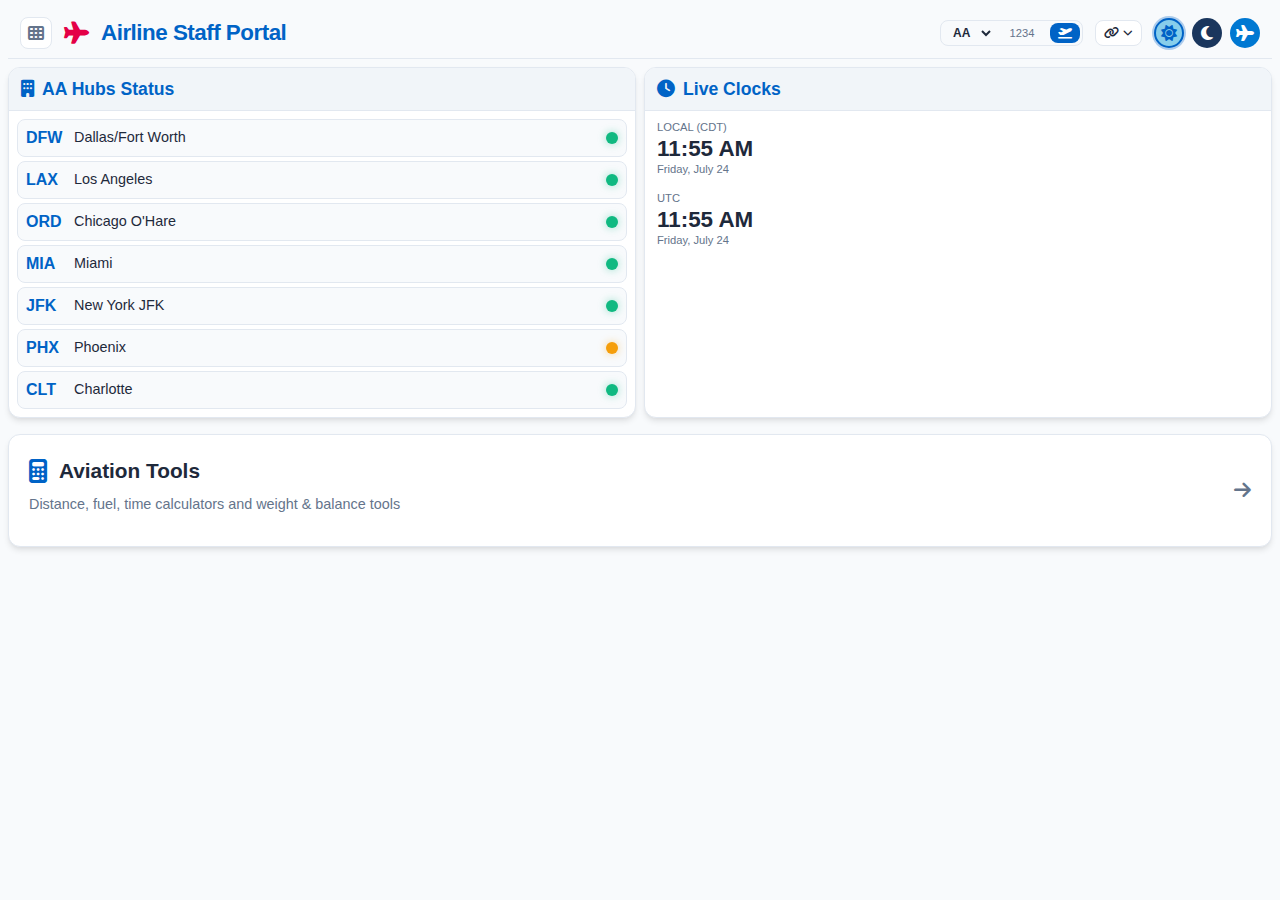
<file: index.html>
<!DOCTYPE html>
<html lang="en">
<head>
    <meta charset="UTF-8">
    <meta name="viewport" content="width=device-width, initial-scale=1.0, viewport-fit=cover">
    <title>Airline Staff Portal</title>

    <!-- PWA Meta Tags -->
    <meta name="theme-color" content="#0063c6">
    <meta name="description" content="Essential tools for airline staff - flight tracking, airport info, and quick links">
    <meta name="apple-mobile-web-app-capable" content="yes">
    <meta name="apple-mobile-web-app-status-bar-style" content="black-translucent">
    <meta name="apple-mobile-web-app-title" content="AA Staff Portal">
    <meta name="application-name" content="AA Staff Portal">

    <!-- Base64 Icons -->
    <link rel="icon" href="[data-uri]">
    <link rel="apple-touch-icon" href="[data-uri]">

    <!-- Inline Manifest (properly escaped JSON) -->
    <link rel="manifest" id="manifest-placeholder">

    <!-- External CSS -->
    <link rel="stylesheet" href="https://cdnjs.cloudflare.com/ajax/libs/font-awesome/6.4.0/css/all.min.css">
    <link rel="stylesheet" href="style.css">
</head>
<body>
    <div class="container">
        <!-- Header Row with Logo and Theme Controls -->
        <div class="header-row">
            <div class="logo-container">
                <div class="tools-menu-btn" title="Other Tools">
                    <i class="fas fa-th"></i>
                </div>
                <i class="logo-icon fas fa-plane"></i>
                <div class="logo-text">Airline Staff Portal</div>
            </div>
            <div class="header-controls">
                <!-- Flight Tracking - Header Tool -->
                <div class="flight-tracker-header">
                    <select id="airlineSelectHeader" class="airline-select-header">
                        <option value="AAL" title="American Airlines">AA</option>
                        <option value="AMX" title="AeroMexico">AM</option>
                        <option value="ACA" title="Air Canada">AC</option>
                        <option value="AFR" title="Air France">AF</option>
                        <option value="ASA" title="Alaska Airlines">AS</option>
                        <option value="AVA" title="Avianca">AV</option>
                        <option value="BAW" title="British Airways">BA</option>
                        <option value="DAL" title="Delta">DL</option>
                        <option value="UAE" title="Emirates">EK</option>
                        <option value="FFT" title="Frontier Airlines">F9</option>
                        <option value="JAL" title="Japan Airlines">JL</option>
                        <option value="JBU" title="jetBlue">B6</option>
                        <option value="KAL" title="Korean Air">KE</option>
                        <option value="DLH" title="Lufthansa">LH</option>
                        <option value="QFA" title="QANTAS">QF</option>
                        <option value="QTR" title="Qatar Airways">QR</option>
                        <option value="NKS" title="Spirit Airlines">NK</option>
                        <option value="SCX" title="Sun Country Airlines">SY</option>
                        <option value="UAL" title="United Airlines">UA</option>
                        <option value="VIV" title="Viva Aerobus">VB</option>
                        <option value="VOI" title="Volaris">Y4</option>
                    </select>
                    <input type="text" id="flightNumberHeader" placeholder="1234" class="flight-input-header" maxlength="4">
                    <button onclick="trackFlightHeader()" class="track-btn-header" title="Track Flight on FlightAware">
                        <i class="fas fa-plane-departure"></i>
                    </button>
                </div>
                

                
                <button class="quick-links-header-btn" onclick="toggleLinksDropdown()" id="linksDropdownBtn">
                    <i class="fas fa-link"></i>
                    <i class="fas fa-chevron-down" id="linksDropdownIcon"></i>
                </button>
                
                <div class="theme-selector">
                    <div class="theme-btn light-theme" title="Light Theme">
                        <i class="fas fa-sun"></i>
                    </div>
                    <div class="theme-btn dark-theme" title="Dark Theme">
                        <i class="fas fa-moon"></i>
                    </div>
                    <div class="theme-btn aa-theme" title="American Airlines Theme">
                        <i class="fas fa-plane"></i>
                    </div>
                </div>
            </div>
        </div>

        <!-- Quick Links Dropdown positioned relative to header button -->
        <div class="dropdown-menu-header" id="linksDropdownMenu">
            <!-- AA Core -->
            <div class="dropdown-group">
                <div class="group-header">
                    <i class="fas fa-plane"></i>
                    <span>AA Core</span>
                </div>
                <div class="group-links">
                    <a href="https://jetnet.aa.com" target="_blank" class="dropdown-link jetnet">
                        <div class="link-icon">J</div>
                        <span>Jetnet</span>
                    </a>
                    <a href="https://webmail.mte.aa.com/mail/" target="_blank" class="dropdown-link email">
                        <div class="link-icon"><i class="fas fa-envelope"></i></div>
                        <span>AA Email</span>
                    </a>
                    <a href="https://teams.microsoft.com/v2/" target="_blank" class="dropdown-link teams">
                        <div class="link-icon"><i class="fab fa-microsoft"></i></div>
                        <span>Teams</span>
                    </a>
                </div>
            </div>

            <!-- HCC Tools -->
            <div class="dropdown-group">
                <div class="group-header">
                    <i class="fas fa-cogs"></i>
                    <span>HCC Tools</span>
                </div>
                <div class="group-links">
                    <a href="https://simba.aa.com/gateAssignment/home" target="_blank" class="dropdown-link simba">
                        <div class="link-icon"><i class="fas fa-desktop"></i></div>
                        <span>SIMBA</span>
                    </a>
                    <a href="https://sam.dfwairport.com" target="_blank" class="dropdown-link sam">
                        <div class="link-icon"><i class="fas fa-shield-alt"></i></div>
                        <span>SAM Safegate</span>
                    </a>
                    <a href="https://gfm.aerobahn.com/" target="_blank" class="dropdown-link aerobahn">
                        <div class="link-icon"><i class="fas fa-road"></i></div>
                        <span>Aerobahn</span>
                    </a>
                    <a href="https://diversions.lka.aa.com/DiversionTracker/#/" target="_blank" class="dropdown-link diversion">
                        <div class="link-icon"><i class="fas fa-route"></i></div>
                        <span>Diversion Tracker</span>
                    </a>
                    <a href="https://opsadvisor.lka.aa.com/OpsAdvisor/" target="_blank" class="dropdown-link ops">
                        <div class="link-icon"><i class="fas fa-clipboard-list"></i></div>
                        <span>Ops Advisor</span>
                    </a>
                    <a href="https://lka.aa.com/TarmacMonitor/#/TarmacMonitor" target="_blank" class="dropdown-link tarmac">
                        <div class="link-icon"><i class="fas fa-stopwatch"></i></div>
                        <span>Tarmac Monitor</span>
                    </a>
                    <a href="https://falcon.app.bags.aa.com" target="_blank" class="dropdown-link falcon">
                        <div class="link-icon"><i class="fas fa-suitcase"></i></div>
                        <span>Falcon</span>
                    </a>
                </div>
            </div>

            <!-- Government -->
            <div class="dropdown-group">
                <div class="group-header">
                    <i class="fas fa-flag-usa"></i>
                    <span>Government</span>
                </div>
                <div class="group-links">
                    <a href="https://nasstatus.faa.gov/" target="_blank" class="dropdown-link nas">
                        <div class="link-icon"><i class="fas fa-satellite-dish"></i></div>
                        <span>NAS Status</span>
                    </a>
                    <a href="https://www.fly.faa.gov/adv/advAdvisoryForm.jsp" target="_blank" class="dropdown-link atcscc">
                        <div class="link-icon"><i class="fas fa-broadcast-tower"></i></div>
                        <span>ATCSCC Advisories</span>
                    </a>
                    <a href="https://www.fly.faa.gov/aadc/" target="_blank" class="dropdown-link aadc">
                        <div class="link-icon"><i class="fas fa-chart-line"></i></div>
                        <span>Airport Arrival Demand</span>
                    </a>
                    <a href="https://notams.aim.faa.gov/notamSearch/disclaimer.html" target="_blank" class="dropdown-link notams">
                        <div class="link-icon"><i class="fas fa-exclamation-triangle"></i></div>
                        <span>NOTAMs</span>
                    </a>
                    <a href="https://www.fly.faa.gov/rrtreader/jsp/index.jsp" target="_blank" class="dropdown-link reroutes">
                        <div class="link-icon"><i class="fas fa-map-signs"></i></div>
                        <span>Current Reroutes</span>
                    </a>
                    <a href="https://www.fly.faa.gov/current_restrictions/jsp/index.jsp" target="_blank" class="dropdown-link restrictions">
                        <div class="link-icon"><i class="fas fa-ban"></i></div>
                        <span>Current Restrictions</span>
                    </a>
                    <a href="https://rvr.data.faa.gov/cgi-bin/rvr-status.pl" target="_blank" class="dropdown-link rvr">
                        <div class="link-icon"><i class="fas fa-eye"></i></div>
                        <span>RVR Status</span>
                    </a>
                </div>
            </div>

            <!-- Weather -->
            <div class="dropdown-group">
                <div class="group-header">
                    <i class="fas fa-cloud-sun"></i>
                    <span>Weather</span>
                </div>
                <div class="group-links">
                    <a href="https://aviationweather.gov/gfa/#obs" target="_blank" class="dropdown-link weather">
                        <div class="link-icon"><i class="fas fa-cloud-sun"></i></div>
                        <span>Aviation Weather</span>
                    </a>
                </div>
            </div>

            <!-- Utilities -->
            <div class="dropdown-group">
                <div class="group-header">
                    <i class="fas fa-tools"></i>
                    <span>Utilities</span>
                </div>
                <div class="group-links">
                    <a href="https://flightflux.github.io/flight/" target="_blank" class="dropdown-link flightflux">
                        <div class="link-icon"><i class="fas fa-plane"></i></div>
                        <span>FlightFlux</span>
                    </a>
                    <button onclick="openCustomLinkModal()" class="dropdown-link add-link">
                        <div class="link-icon"><i class="fas fa-plus"></i></div>
                        <span>Add Custom Link</span>
                    </button>
                </div>
            </div>
        </div>

        <!-- Main Content Area -->
        <main class="main-content">
            <!-- Top Row: Hub Status and Live Clocks -->
            <div class="top-row">
                <!-- AA Hubs Status -->
                <div class="hub-status-card">
                    <div class="card-header">
                        <h2><i class="fas fa-building"></i> AA Hubs Status</h2>
                    </div>
                    <div class="hub-list">
                        <div class="hub-item" data-hub="KDFW" data-airport="DFW">
                            <div class="hub-info">
                                <div class="hub-code">DFW</div>
                                <div class="hub-name">Dallas/Fort Worth</div>
                            </div>
                            <div class="status-dot operational"></div>
                        </div>
                        <div class="hub-item" data-hub="KLAX" data-airport="LAX">
                            <div class="hub-info">
                                <div class="hub-code">LAX</div>
                                <div class="hub-name">Los Angeles</div>
                            </div>
                            <div class="status-dot operational"></div>
                        </div>
                        <div class="hub-item" data-hub="KORD" data-airport="ORD">
                            <div class="hub-info">
                                <div class="hub-code">ORD</div>
                                <div class="hub-name">Chicago O'Hare</div>
                            </div>
                            <div class="status-dot operational"></div>
                        </div>
                        <div class="hub-item" data-hub="KMIA" data-airport="MIA">
                            <div class="hub-info">
                                <div class="hub-code">MIA</div>
                                <div class="hub-name">Miami</div>
                            </div>
                            <div class="status-dot operational"></div>
                        </div>
                        <div class="hub-item" data-hub="KJFK" data-airport="JFK">
                            <div class="hub-info">
                                <div class="hub-code">JFK</div>
                                <div class="hub-name">New York JFK</div>
                            </div>
                            <div class="status-dot operational"></div>
                        </div>
                        <div class="hub-item" data-hub="KPHX" data-airport="PHX">
                            <div class="hub-info">
                                <div class="hub-code">PHX</div>
                                <div class="hub-name">Phoenix</div>
                            </div>
                            <div class="status-dot delayed"></div>
                        </div>
                        <div class="hub-item" data-hub="KCLT" data-airport="CLT">
                            <div class="hub-info">
                                <div class="hub-code">CLT</div>
                                <div class="hub-name">Charlotte</div>
                            </div>
                            <div class="status-dot operational"></div>
                        </div>
                    </div>
                    
                    <!-- Weather Tooltip -->
                    <div class="weather-tooltip" id="weatherTooltip">
                        <div class="weather-content">
                            <div class="weather-header">
                                <strong id="weatherAirport"></strong>
                                <span id="weatherTime"></span>
                            </div>
                            <div class="weather-details">
                                <div class="weather-row">
                                    <span class="weather-label">Conditions:</span>
                                    <span id="weatherConditions">Loading...</span>
                                </div>
                                <div class="weather-row">
                                    <span class="weather-label">Temperature:</span>
                                    <span id="weatherTemp">--°F</span>
                                </div>
                                <div class="weather-row">
                                    <span class="weather-label">Wind:</span>
                                    <span id="weatherWind">--</span>
                                </div>
                                <div class="weather-row">
                                    <span class="weather-label">Visibility:</span>
                                    <span id="weatherVisibility">--</span>
                                </div>
                                <div class="weather-row">
                                    <span class="weather-label">Altimeter:</span>
                                    <span id="weatherAltimeter">--</span>
                                </div>
                            </div>
                        </div>
                    </div>
                </div>

                <!-- Live Clocks -->
                <div class="live-clocks-card">
                    <div class="card-header">
                        <h2><i class="fas fa-clock"></i> Live Clocks</h2>
                    </div>
                    <div class="clocks-content">
                        <div class="clock-item">
                            <div class="clock-label">LOCAL (CDT)</div>
                            <div class="clock-time" id="localTime">09:43 AM</div>
                            <div class="clock-date" id="localDate">Sunday, June 29</div>
                        </div>
                        <div class="clock-item">
                            <div class="clock-label">UTC</div>
                            <div class="clock-time" id="utcTime">02:43 PM</div>
                            <div class="clock-date" id="utcDate">Sunday, June 29</div>
                        </div>
                    </div>
                </div>
            </div>



            <!-- Aviation Tools Link -->
            <div class="aviation-tools-link">
                <a href="aviation-tools/index.html" class="tools-link-card">
                    <div class="tools-link-header">
                        <i class="fas fa-calculator"></i>
                        <h2>Aviation Tools</h2>
                    </div>
                    <div class="tools-link-description">
                        Distance, fuel, time calculators and weight & balance tools
                    </div>
                    <div class="tools-link-arrow">
                        <i class="fas fa-arrow-right"></i>
                    </div>
                </a>
            </div>

            <!-- Panel Container -->
            <div class="panels-container" id="panelsContainer">
                <!-- Flight Tracking Panel -->
                <div class="panel" id="flight-panel">
                    <div class="panel-header">
                        <h2><i class="fas fa-plane-departure"></i> Flight Tracking</h2>
                        <button class="close-btn" onclick="hidePanel()">
                            <i class="fas fa-times"></i>
                        </button>
                    </div>
                    <div class="panel-content">
                        <div class="search-container">
                            <input type="text" id="flightInput" placeholder="Enter flight number (e.g., AA123)" maxlength="10">
                            <button onclick="handleFlightTracking()" class="search-btn">
                                <i class="fas fa-search"></i>
                                Track Flight
                            </button>
                        </div>
                        <div id="flightResults" class="results-container"></div>
                    </div>
                </div>

                <!-- Airport Info Panel -->
                <div class="panel" id="airport-panel">
                    <div class="panel-header">
                        <h2><i class="fas fa-map-marker-alt"></i> Airport Information</h2>
                        <button class="close-btn" onclick="hidePanel()">
                            <i class="fas fa-times"></i>
                        </button>
                    </div>
                    <div class="panel-content">
                        <div class="search-container">
                            <input type="text" id="airportInput" placeholder="Enter airport code (e.g., LAX, JFK)" maxlength="4">
                            <button onclick="handleAirportInfo()" class="search-btn">
                                <i class="fas fa-search"></i>
                                Get Info
                            </button>
                        </div>
                        <div id="airportResults" class="results-container"></div>
                    </div>
                </div>

                <!-- Multi-Search Panel -->
                <div class="panel" id="multi-search-panel">
                    <div class="panel-header">
                        <h2><i class="fas fa-search"></i> Multi-Search</h2>
                        <button class="close-btn" onclick="hidePanel()">
                            <i class="fas fa-times"></i>
                        </button>
                    </div>
                    <div class="panel-content">
                        <div class="search-container">
                            <input type="text" id="multiSearchInput" placeholder="Search flight, airport, or route...">
                            <button onclick="handleMultiSearch()" class="search-btn">
                                <i class="fas fa-search"></i>
                                Search All
                            </button>
                        </div>
                        <div id="multiSearchResults" class="results-container"></div>
                    </div>
                </div>

                <!-- Calculator Panel -->
                <div class="panel" id="calculator-panel">
                    <div class="panel-header">
                        <h2><i class="fas fa-calculator"></i> Aviation Calculators</h2>
                        <button class="close-btn" onclick="hidePanel()">
                            <i class="fas fa-times"></i>
                        </button>
                    </div>
                    <div class="panel-content">
                        <div class="calculator-tabs">
                            <button class="calc-tab active" data-calc="distance">
                                <i class="fas fa-ruler"></i>
                                Distance
                            </button>
                            <button class="calc-tab" data-calc="fuel">
                                <i class="fas fa-gas-pump"></i>
                                Fuel
                            </button>
                            <button class="calc-tab" data-calc="time">
                                <i class="fas fa-clock"></i>
                                Time
                            </button>
                        </div>

                        <!-- Distance Calculator -->
                        <div class="calc-content active" id="distance-calc">
                            <div class="calc-inputs">
                                <div class="input-group">
                                    <label>From Airport</label>
                                    <input type="text" id="fromAirport" placeholder="e.g., LAX" maxlength="4">
                                </div>
                                <div class="input-group">
                                    <label>To Airport</label>
                                    <input type="text" id="toAirport" placeholder="e.g., JFK" maxlength="4">
                                </div>
                                <button onclick="calculateDistance()" class="calc-btn">
                                    <i class="fas fa-calculator"></i>
                                    Calculate Distance
                                </button>
                            </div>
                            <div id="distanceResult" class="calc-result"></div>
                        </div>

                        <!-- Fuel Calculator -->
                        <div class="calc-content" id="fuel-calc">
                            <div class="calc-inputs">
                                <div class="input-group">
                                    <label>Distance (nautical miles)</label>
                                    <input type="number" id="fuelDistance" placeholder="e.g., 2500">
                                </div>
                                <div class="input-group">
                                    <label>Aircraft Type</label>
                                    <select id="aircraftType">
                                        <option value="737">Boeing 737</option>
                                        <option value="777">Boeing 777</option>
                                        <option value="A320">Airbus A320</option>
                                        <option value="A330">Airbus A330</option>
                                    </select>
                                </div>
                                <button onclick="calculateFuel()" class="calc-btn">
                                    <i class="fas fa-calculator"></i>
                                    Calculate Fuel
                                </button>
                            </div>
                            <div id="fuelResult" class="calc-result"></div>
                        </div>

                        <!-- Time Calculator -->
                        <div class="calc-content" id="time-calc">
                            <div class="calc-inputs">
                                <div class="input-group">
                                    <label>Distance (nautical miles)</label>
                                    <input type="number" id="timeDistance" placeholder="e.g., 2500">
                                </div>
                                <div class="input-group">
                                    <label>Average Speed (knots)</label>
                                    <input type="number" id="averageSpeed" placeholder="e.g., 450" value="450">
                                </div>
                                <button onclick="calculateTime()" class="calc-btn">
                                    <i class="fas fa-calculator"></i>
                                    Calculate Time
                                </button>
                            </div>
                            <div id="timeResult" class="calc-result"></div>
                        </div>
                    </div>
                </div>
            </div>


        </main>

        <!-- Tools Menu Modal -->
        <div class="modal-overlay" id="toolsMenuModal">
            <div class="modal-content">
                <div class="modal-header">
                    <h3><i class="fas fa-th"></i> Other Tools</h3>
                    <button class="modal-close" onclick="closeToolsMenu()">
                        <i class="fas fa-times"></i>
                    </button>
                </div>
                <div class="modal-body">
                    <div class="tools-grid">
                        <div class="tool-item" onclick="navigateToTool('screen-testing')">
                            <i class="fas fa-desktop"></i>
                            <span>Screen Testing</span>
                        </div>
                        <div class="tool-item coming-soon">
                            <i class="fas fa-code"></i>
                            <span>Code Formatter</span>
                        </div>
                        <div class="tool-item coming-soon">
                            <i class="fas fa-palette"></i>
                            <span>Color Palette</span>
                        </div>
                    </div>
                </div>
            </div>
        </div>

        <!-- Custom Link Modal -->
        <div class="modal-overlay" id="customLinkModal">
            <div class="modal-content">
                <div class="modal-header">
                    <h3><i class="fas fa-link"></i> Add Quick Link</h3>
                    <button class="modal-close" onclick="closeCustomLinkModal()">
                        <i class="fas fa-times"></i>
                    </button>
                </div>
                <div class="modal-body">
                    <div class="input-group">
                        <label>Link Name</label>
                        <input type="text" id="linkName" placeholder="e.g., AA Hub">
                    </div>
                    <div class="input-group">
                        <label>URL</label>
                        <input type="url" id="linkUrl" placeholder="https://example.com">
                    </div>
                    <div class="input-group">
                        <label>Icon (Font Awesome class)</label>
                        <input type="text" id="linkIcon" placeholder="e.g., fas fa-plane" value="fas fa-link">
                    </div>
                    <div class="modal-actions">
                        <button onclick="saveCustomLink()" class="save-btn">
                            <i class="fas fa-save"></i>
                            Save Link
                        </button>
                    </div>
                </div>
            </div>
        </div>

        <!-- Notification Container -->
        <div id="notificationContainer" class="notification-container"></div>
    </div>

    <script src="script.js"></script>
</body>
</html>
</file>
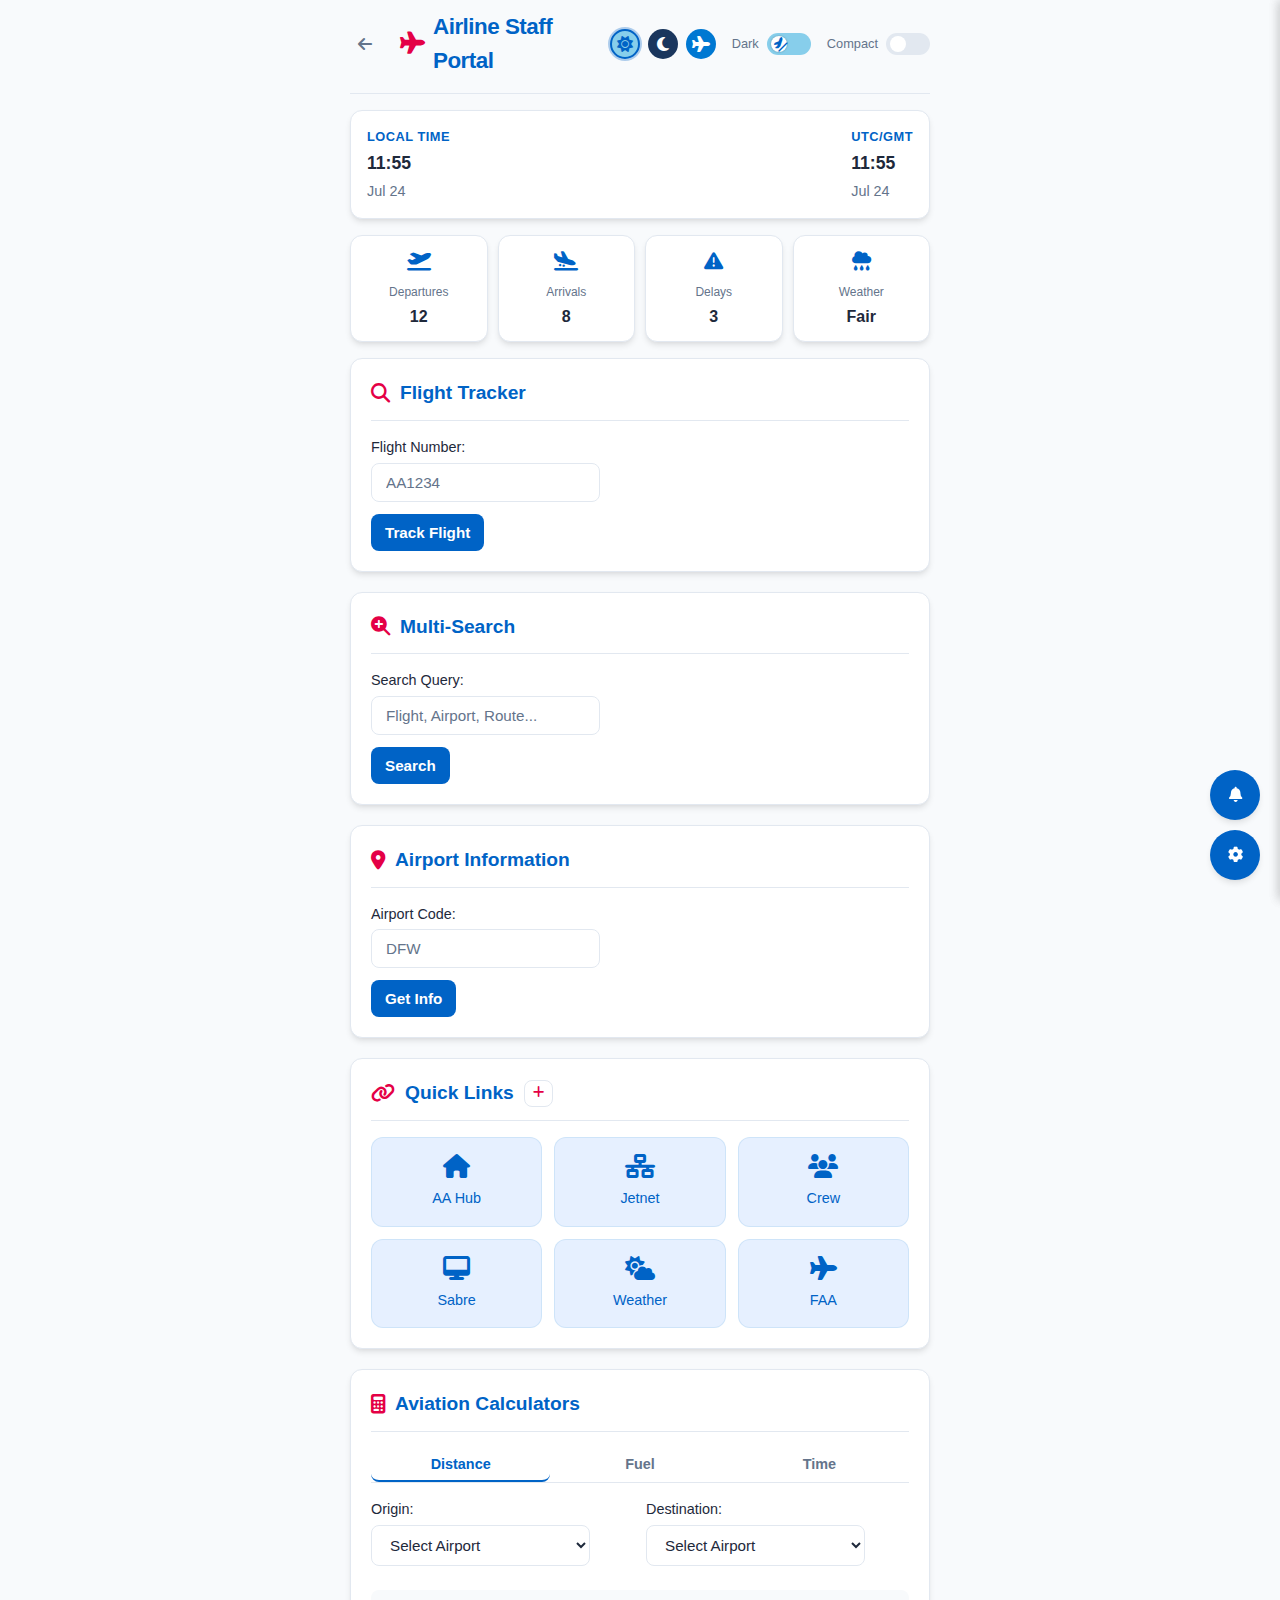
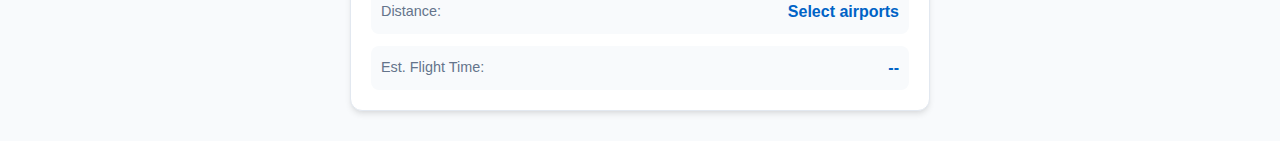
<file: airline-portal/index.html>
<!DOCTYPE html>
<html lang="en">
<head>
    <meta charset="UTF-8">
    <meta name="viewport" content="width=device-width, initial-scale=1.0, viewport-fit=cover">
    <title>Airline Staff Portal</title>

    <!-- PWA Meta Tags -->
    <meta name="theme-color" content="#0063c6">
    <meta name="description" content="Essential tools for airline staff - flight tracking, airport info, and quick links">
    <meta name="apple-mobile-web-app-capable" content="yes">
    <meta name="apple-mobile-web-app-status-bar-style" content="black-translucent">
    <meta name="apple-mobile-web-app-title" content="AA Staff Portal">
    <meta name="application-name" content="AA Staff Portal">

    <!-- Base64 Icons -->
    <link rel="icon" href="[data-uri]">
    <link rel="apple-touch-icon" href="[data-uri]">

    <!-- Inline Manifest (properly escaped JSON) -->
    <link rel="manifest" id="manifest-placeholder">

    <!-- External CSS -->
    <link rel="stylesheet" href="https://cdnjs.cloudflare.com/ajax/libs/font-awesome/6.4.0/css/all.min.css">
    <link rel="stylesheet" href="style.css">
</head>
<body>
    <div class="container">
        <!-- Header Row with Logo and Theme Controls -->
        <div class="header-row">
            <div class="logo-container">
                <a href="../" class="back-link">
                    <i class="fas fa-arrow-left"></i>
                </a>
                <i class="logo-icon fas fa-plane"></i>
                <div class="logo-text">Airline Staff Portal</div>
            </div>
            <div class="toggle-container">
                <div class="theme-selector">
                    <div class="theme-btn light-theme" title="Light Theme">
                        <i class="fas fa-sun"></i>
                    </div>
                    <div class="theme-btn dark-theme" title="Dark Theme">
                        <i class="fas fa-moon"></i>
                    </div>
                    <div class="theme-btn aa-theme" title="American Airlines Theme">
                        <i class="fas fa-plane"></i>
                    </div>
                </div>
                <div class="toggle-group">
                    <span class="toggle-label">Dark</span>
                    <label class="toggle-switch theme-toggle">
                        <input type="checkbox" id="dark-mode-toggle">
                        <span class="toggle-slider">
                            <i class="light-icon fas fa-plane-departure"></i>
                            <i class="dark-icon fas fa-plane-arrival"></i>
                        </span>
                    </label>
                </div>
                <div class="toggle-group">
                    <span class="toggle-label">Compact</span>
                    <label class="toggle-switch">
                        <input type="checkbox" id="small-screen-toggle">
                        <span class="toggle-slider"></span>
                    </label>
                </div>
            </div>
        </div>

        <!-- Clock and Time Zone Information -->
        <div class="time-display">
            <div class="time-zone-container">
                <div class="time-block">
                    <div class="time-label">Local Time</div>
                    <div class="time-value" id="local-time">--:--</div>
                    <div class="date-value" id="local-date">---</div>
                </div>
                <div class="time-block">
                    <div class="time-label">UTC/GMT</div>
                    <div class="time-value" id="utc-time">--:--</div>
                    <div class="date-value" id="utc-date">---</div>
                </div>
            </div>
        </div>

        <!-- Mini Cards Row -->
        <div class="mini-cards-row">
            <div class="mini-card">
                <div class="mini-icon">
                    <i class="fas fa-plane-departure"></i>
                </div>
                <div class="mini-title">Departures</div>
                <div class="mini-value">12</div>
            </div>
            <div class="mini-card">
                <div class="mini-icon">
                    <i class="fas fa-plane-arrival"></i>
                </div>
                <div class="mini-title">Arrivals</div>
                <div class="mini-value">8</div>
            </div>
            <div class="mini-card">
                <div class="mini-icon">
                    <i class="fas fa-exclamation-triangle"></i>
                </div>
                <div class="mini-title">Delays</div>
                <div class="mini-value">3</div>
            </div>
            <div class="mini-card">
                <div class="mini-icon">
                    <i class="fas fa-cloud-rain"></i>
                </div>
                <div class="mini-title">Weather</div>
                <div class="mini-value">Fair</div>
            </div>
        </div>

        <!-- Flight Tracker Card -->
        <div class="card" id="flight-tracker-card">
            <div class="card-header">
                <h2 class="card-title">
                    <i class="fas fa-search"></i>
                    Flight Tracker
                </h2>
            </div>
            <form id="flight-tracker-form">
                <div class="form-group">
                    <label for="flight-number">Flight Number:</label>
                    <input type="text" id="flight-number" placeholder="AA1234" maxlength="8" required>
                </div>
                <button type="submit">Track Flight</button>
            </form>
            <div id="flight-status" class="flight-status"></div>
        </div>

        <!-- Multi-Search Card -->
        <div class="card">
            <div class="card-header">
                <h2 class="card-title">
                    <i class="fas fa-search-plus"></i>
                    Multi-Search
                </h2>
            </div>
            <form id="multi-search-form">
                <div class="form-group">
                    <label for="search-query">Search Query:</label>
                    <input type="text" id="search-query" placeholder="Flight, Airport, Route..." required>
                </div>
                <button type="submit">Search</button>
            </form>
        </div>

        <!-- Airport Information Card -->
        <div class="card">
            <div class="card-header">
                <h2 class="card-title">
                    <i class="fas fa-map-marker-alt"></i>
                    Airport Information
                </h2>
            </div>
            <form id="airport-info-form">
                <div class="form-group">
                    <label for="airport-code">Airport Code:</label>
                    <input type="text" id="airport-code" placeholder="DFW" maxlength="3" required>
                </div>
                <button type="submit">Get Info</button>
            </form>
            <div id="airport-info" class="airport-info"></div>
        </div>

        <!-- Quick Links Card -->
        <div class="card">
            <div class="card-header">
                <h2 class="card-title">
                    <i class="fas fa-link"></i>
                    Quick Links
                    <button class="add-link-btn" id="add-link-btn" title="Add Custom Link">
                        <i class="fas fa-plus"></i>
                    </button>
                </h2>
            </div>
            <div class="links-container" id="links-container">
                <div class="link-item" data-url="https://hub.aa.com">
                    <i class="fas fa-home"></i>
                    <span>AA Hub</span>
                </div>
                <div class="link-item" data-url="https://jetnet.aa.com">
                    <i class="fas fa-network-wired"></i>
                    <span>Jetnet</span>
                </div>
                <div class="link-item" data-url="https://crew.aa.com">
                    <i class="fas fa-users"></i>
                    <span>Crew</span>
                </div>
                <div class="link-item" data-url="https://sabre.com">
                    <i class="fas fa-desktop"></i>
                    <span>Sabre</span>
                </div>
                <div class="link-item" data-url="https://weather.gov">
                    <i class="fas fa-cloud-sun"></i>
                    <span>Weather</span>
                </div>
                <div class="link-item" data-url="https://faa.gov">
                    <i class="fas fa-plane"></i>
                    <span>FAA</span>
                </div>
            </div>
        </div>

        <!-- Aviation Calculator Suite -->
        <div class="card">
            <div class="card-header">
                <h2 class="card-title">
                    <i class="fas fa-calculator"></i>
                    Aviation Calculators
                </h2>
            </div>
            <div class="calculator-tabs">
                <button class="calculator-tab active" data-calculator="distance">Distance</button>
                <button class="calculator-tab" data-calculator="fuel">Fuel</button>
                <button class="calculator-tab" data-calculator="time">Time</button>
            </div>
            
            <!-- Distance Calculator -->
            <div class="calculator-content active" id="distance-calculator">
                <div class="form-row">
                    <div class="form-group">
                        <label for="origin-airport-dist">Origin:</label>
                        <select id="origin-airport-dist">
                            <option value="">Select Airport</option>
                            <option value="DFW">DFW - Dallas/Fort Worth</option>
                            <option value="JFK">JFK - John F. Kennedy</option>
                            <option value="LAX">LAX - Los Angeles</option>
                            <option value="ORD">ORD - O'Hare</option>
                            <option value="MIA">MIA - Miami</option>
                            <option value="LHR">LHR - London Heathrow</option>
                            <option value="CDG">CDG - Charles de Gaulle</option>
                        </select>
                    </div>
                    <div class="form-group">
                        <label for="dest-airport-dist">Destination:</label>
                        <select id="dest-airport-dist">
                            <option value="">Select Airport</option>
                            <option value="DFW">DFW - Dallas/Fort Worth</option>
                            <option value="JFK">JFK - John F. Kennedy</option>
                            <option value="LAX">LAX - Los Angeles</option>
                            <option value="ORD">ORD - O'Hare</option>
                            <option value="MIA">MIA - Miami</option>
                            <option value="LHR">LHR - London Heathrow</option>
                            <option value="CDG">CDG - Charles de Gaulle</option>
                        </select>
                    </div>
                </div>
                <div class="result-display">
                    <div class="result-label">Distance:</div>
                    <div class="result-value" id="distance-result">Select airports</div>
                </div>
                <div class="result-display">
                    <div class="result-label">Est. Flight Time:</div>
                    <div class="result-value" id="distance-time">--</div>
                </div>
            </div>
            
            <!-- Fuel Calculator -->
            <div class="calculator-content" id="fuel-calculator">
                <div class="form-group">
                    <label for="aircraft-type">Aircraft Type:</label>
                    <select id="aircraft-type">
                        <option value="">Select Aircraft</option>
                        <option value="737">Boeing 737</option>
                        <option value="777">Boeing 777</option>
                        <option value="787">Boeing 787</option>
                        <option value="320">Airbus A320</option>
                        <option value="330">Airbus A330</option>
                    </select>
                </div>
                <div class="form-group">
                    <label for="flight-distance">Distance (NM):</label>
                    <input type="number" id="flight-distance" placeholder="0" min="0">
                </div>
                <div class="result-display">
                    <div class="result-label">Est. Fuel Needed:</div>
                    <div class="result-value" id="fuel-result">Enter details</div>
                </div>
            </div>
            
            <!-- Time Calculator -->
            <div class="calculator-content" id="time-calculator">
                <div class="form-group">
                    <label for="departure-time">Departure Time:</label>
                    <input type="time" id="departure-time">
                </div>
                <div class="form-group">
                    <label for="flight-duration">Flight Duration (hours):</label>
                    <input type="number" id="flight-duration" placeholder="0" min="0" step="0.1">
                </div>
                <div class="result-display">
                    <div class="result-label">Arrival Time:</div>
                    <div class="result-value" id="time-result">Enter details</div>
                </div>
            </div>
        </div>

        <!-- Notification element -->
        <div id="notification" class="notification"></div>

        <!-- Panel buttons -->
        <div class="panel-buttons">
            <button class="panel-btn" data-panel="notifications-panel" title="Notifications">
                <i class="fas fa-bell"></i>
            </button>
            <button class="panel-btn" data-panel="settings-panel" title="Settings">
                <i class="fas fa-cog"></i>
            </button>
            <button id="install-pwa" class="panel-btn" title="Install App" style="display: none;">
                <i class="fas fa-download"></i>
            </button>
        </div>
    </div>

    <!-- Notifications Panel -->
    <div id="notifications-panel" class="panel">
        <div class="panel-header">
            <h3>Notifications</h3>
            <button class="close-panel">&times;</button>
        </div>
        <div class="panel-content">
            <div class="notification-item">
                <div class="notification-icon">
                    <i class="fas fa-plane"></i>
                </div>
                <div class="notification-content">
                    <div class="notification-title">Flight AA1234 Delayed</div>
                    <div class="notification-text">Departure delayed by 30 minutes due to weather</div>
                    <div class="notification-time">5 minutes ago</div>
                </div>
            </div>
            <div class="notification-item">
                <div class="notification-icon">
                    <i class="fas fa-cloud-rain"></i>
                </div>
                <div class="notification-content">
                    <div class="notification-title">Weather Alert</div>
                    <div class="notification-text">Thunderstorms expected at DFW between 3-5 PM</div>
                    <div class="notification-time">1 hour ago</div>
                </div>
            </div>
        </div>
    </div>

    <!-- Settings Panel -->
    <div id="settings-panel" class="panel">
        <div class="panel-header">
            <h3>Settings</h3>
            <button class="close-panel">&times;</button>
        </div>
        <div class="panel-content">
            <div class="settings-section">
                <h4>Display</h4>
                <div class="settings-item">
                    <label class="toggle-switch">
                        <input type="checkbox" id="dark-mode-setting">
                        <span class="toggle-slider"></span>
                    </label>
                    <span class="settings-label">Dark Mode</span>
                </div>
                <div class="settings-item">
                    <label class="toggle-switch">
                        <input type="checkbox" id="compact-mode-setting">
                        <span class="toggle-slider"></span>
                    </label>
                    <span class="settings-label">Compact Mode</span>
                </div>
            </div>
            <div class="settings-section">
                <h4>Notifications</h4>
                <div class="settings-item">
                    <label class="toggle-switch">
                        <input type="checkbox" checked>
                        <span class="toggle-slider"></span>
                    </label>
                    <span class="settings-label">Flight Updates</span>
                </div>
                <div class="settings-item">
                    <label class="toggle-switch">
                        <input type="checkbox" checked>
                        <span class="toggle-slider"></span>
                    </label>
                    <span class="settings-label">Weather Alerts</span>
                </div>
                <div class="settings-item">
                    <label class="toggle-switch">
                        <input type="checkbox" checked>
                        <span class="toggle-slider"></span>
                    </label>
                    <span class="settings-label">System Notifications</span>
                </div>
            </div>
        </div>
        <div class="panel-footer">
            <button class="btn-primary">Save Settings</button>
        </div>
    </div>

    <!-- Modal for adding custom links -->
    <div id="add-link-modal" class="modal">
        <div class="modal-content">
            <span class="close-modal">&times;</span>
            <h3 class="modal-title">Add Custom Link</h3>
            <form id="add-link-form">
                <div class="form-group">
                    <label for="link-name">Name:</label>
                    <input type="text" id="link-name" required maxlength="15">
                </div>
                <div class="form-group">
                    <label for="link-url">URL:</label>
                    <input type="url" id="link-url" required placeholder="https://">
                </div>
                <div class="form-group">
                    <label for="link-icon">Icon:</label>
                    <select id="link-icon">
                        <option value="fa-link">Link</option>
                        <option value="fa-plane">Plane</option>
                        <option value="fa-plane-departure">Departure</option>
                        <option value="fa-plane-arrival">Arrival</option>
                        <option value="fa-clipboard">Clipboard</option>
                        <option value="fa-calendar">Calendar</option>
                        <option value="fa-user">User</option>
                        <option value="fa-users">Users</option>
                        <option value="fa-map">Map</option>
                        <option value="fa-cog">Settings</option>
                        <option value="fa-envelope">Email</option>
                        <option value="fa-file">File</option>
                        <option value="fa-chart-line">Chart</option>
                        <option value="fa-clock">Clock</option>
                        <option value="fa-book">Book</option>
                        <option value="fa-cloud">Cloud</option>
                    </select>
                </div>
                <button type="submit" class="btn-primary">Add Link</button>
            </form>
        </div>
    </div>

    <!-- Context menu for custom links -->
    <div id="context-menu" class="context-menu">
        <div class="context-menu-item" id="edit-link">
            <i class="fas fa-edit"></i> Edit
        </div>
        <div class="context-menu-item" id="delete-link">
            <i class="fas fa-trash"></i> Delete
        </div>
    </div>

    <!-- Modal for editing custom links -->
    <div id="edit-link-modal" class="modal">
        <div class="modal-content">
            <span class="close-modal">&times;</span>
            <h3 class="modal-title">Edit Custom Link</h3>
            <form id="edit-link-form">
                <input type="hidden" id="edit-link-id">
                <div class="form-group">
                    <label for="edit-link-name">Name:</label>
                    <input type="text" id="edit-link-name" required maxlength="15">
                </div>
                <div class="form-group">
                    <label for="edit-link-url">URL:</label>
                    <input type="url" id="edit-link-url" required placeholder="https://">
                </div>
                <div class="form-group">
                    <label for="edit-link-icon">Icon:</label>
                    <select id="edit-link-icon">
                        <option value="fa-link">Link</option>
                        <option value="fa-plane">Plane</option>
                        <option value="fa-plane-departure">Departure</option>
                        <option value="fa-plane-arrival">Arrival</option>
                        <option value="fa-clipboard">Clipboard</option>
                        <option value="fa-calendar">Calendar</option>
                        <option value="fa-user">User</option>
                        <option value="fa-users">Users</option>
                        <option value="fa-map">Map</option>
                        <option value="fa-cog">Settings</option>
                        <option value="fa-envelope">Email</option>
                        <option value="fa-file">File</option>
                        <option value="fa-chart-line">Chart</option>
                        <option value="fa-clock">Clock</option>
                        <option value="fa-book">Book</option>
                        <option value="fa-cloud">Cloud</option>
                    </select>
                </div>
                <button type="submit" class="btn-primary">Save Changes</button>
            </form>
        </div>
    </div>

    <script src="script.js"></script>
</body>
</html>
</file>
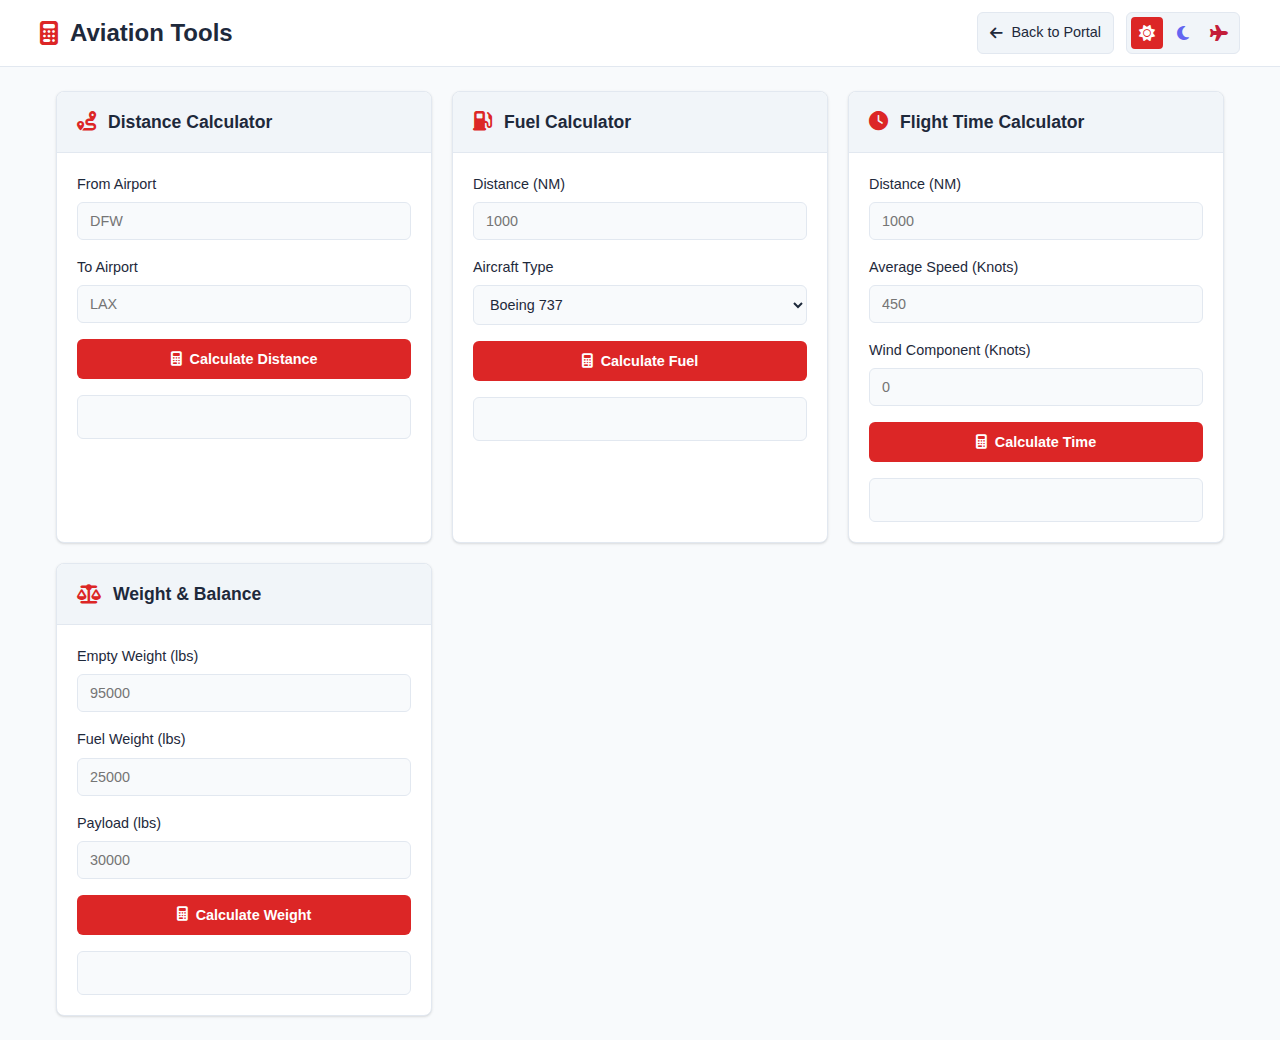
<file: aviation-tools/index.html>
<!DOCTYPE html>
<html lang="en">
<head>
    <meta charset="UTF-8">
    <meta name="viewport" content="width=device-width, initial-scale=1.0">
    <title>Aviation Tools - Airline Staff Portal</title>
    <link rel="stylesheet" href="https://cdnjs.cloudflare.com/ajax/libs/font-awesome/6.4.0/css/all.min.css">
    <link rel="stylesheet" href="style.css">
</head>
<body>
    <div class="container">
        <header class="main-header">
            <div class="header-content">
                <div class="header-title">
                    <i class="fas fa-calculator"></i>
                    <h1>Aviation Tools</h1>
                </div>
                <div class="header-controls">
                    <a href="../index.html" class="back-btn">
                        <i class="fas fa-arrow-left"></i>
                        <span>Back to Portal</span>
                    </a>
                    <div class="theme-selector">
                        <div class="theme-btn light-theme" title="Light Theme">
                            <i class="fas fa-sun"></i>
                        </div>
                        <div class="theme-btn dark-theme" title="Dark Theme">
                            <i class="fas fa-moon"></i>
                        </div>
                        <div class="theme-btn aa-theme" title="American Airlines Theme">
                            <i class="fas fa-plane"></i>
                        </div>
                    </div>
                </div>
            </div>
        </header>

        <main class="main-content">
            <div class="tools-grid">
                <!-- Distance Calculator -->
                <div class="tool-card">
                    <div class="tool-header">
                        <i class="fas fa-route"></i>
                        <h3>Distance Calculator</h3>
                    </div>
                    <div class="tool-content">
                        <div class="input-group">
                            <label>From Airport</label>
                            <input type="text" id="fromAirport" placeholder="DFW" maxlength="3">
                        </div>
                        <div class="input-group">
                            <label>To Airport</label>
                            <input type="text" id="toAirport" placeholder="LAX" maxlength="3">
                        </div>
                        <button onclick="calculateDistance()" class="calculate-btn">
                            <i class="fas fa-calculator"></i>
                            Calculate Distance
                        </button>
                        <div class="result" id="distanceResult"></div>
                    </div>
                </div>

                <!-- Fuel Calculator -->
                <div class="tool-card">
                    <div class="tool-header">
                        <i class="fas fa-gas-pump"></i>
                        <h3>Fuel Calculator</h3>
                    </div>
                    <div class="tool-content">
                        <div class="input-group">
                            <label>Distance (NM)</label>
                            <input type="number" id="fuelDistance" placeholder="1000">
                        </div>
                        <div class="input-group">
                            <label>Aircraft Type</label>
                            <select id="aircraftType">
                                <option value="737">Boeing 737</option>
                                <option value="777">Boeing 777</option>
                                <option value="787">Boeing 787</option>
                                <option value="320">Airbus A320</option>
                                <option value="321">Airbus A321</option>
                                <option value="330">Airbus A330</option>
                            </select>
                        </div>
                        <button onclick="calculateFuel()" class="calculate-btn">
                            <i class="fas fa-calculator"></i>
                            Calculate Fuel
                        </button>
                        <div class="result" id="fuelResult"></div>
                    </div>
                </div>

                <!-- Time Calculator -->
                <div class="tool-card">
                    <div class="tool-header">
                        <i class="fas fa-clock"></i>
                        <h3>Flight Time Calculator</h3>
                    </div>
                    <div class="tool-content">
                        <div class="input-group">
                            <label>Distance (NM)</label>
                            <input type="number" id="timeDistance" placeholder="1000">
                        </div>
                        <div class="input-group">
                            <label>Average Speed (Knots)</label>
                            <input type="number" id="avgSpeed" placeholder="450">
                        </div>
                        <div class="input-group">
                            <label>Wind Component (Knots)</label>
                            <input type="number" id="windComponent" placeholder="0">
                        </div>
                        <button onclick="calculateTime()" class="calculate-btn">
                            <i class="fas fa-calculator"></i>
                            Calculate Time
                        </button>
                        <div class="result" id="timeResult"></div>
                    </div>
                </div>

                <!-- Weight & Balance -->
                <div class="tool-card">
                    <div class="tool-header">
                        <i class="fas fa-balance-scale"></i>
                        <h3>Weight & Balance</h3>
                    </div>
                    <div class="tool-content">
                        <div class="input-group">
                            <label>Empty Weight (lbs)</label>
                            <input type="number" id="emptyWeight" placeholder="95000">
                        </div>
                        <div class="input-group">
                            <label>Fuel Weight (lbs)</label>
                            <input type="number" id="fuelWeight" placeholder="25000">
                        </div>
                        <div class="input-group">
                            <label>Payload (lbs)</label>
                            <input type="number" id="payload" placeholder="30000">
                        </div>
                        <button onclick="calculateWeight()" class="calculate-btn">
                            <i class="fas fa-calculator"></i>
                            Calculate Weight
                        </button>
                        <div class="result" id="weightResult"></div>
                    </div>
                </div>
            </div>
        </main>
    </div>

    <script src="script.js"></script>
</body>
</html>
</file>
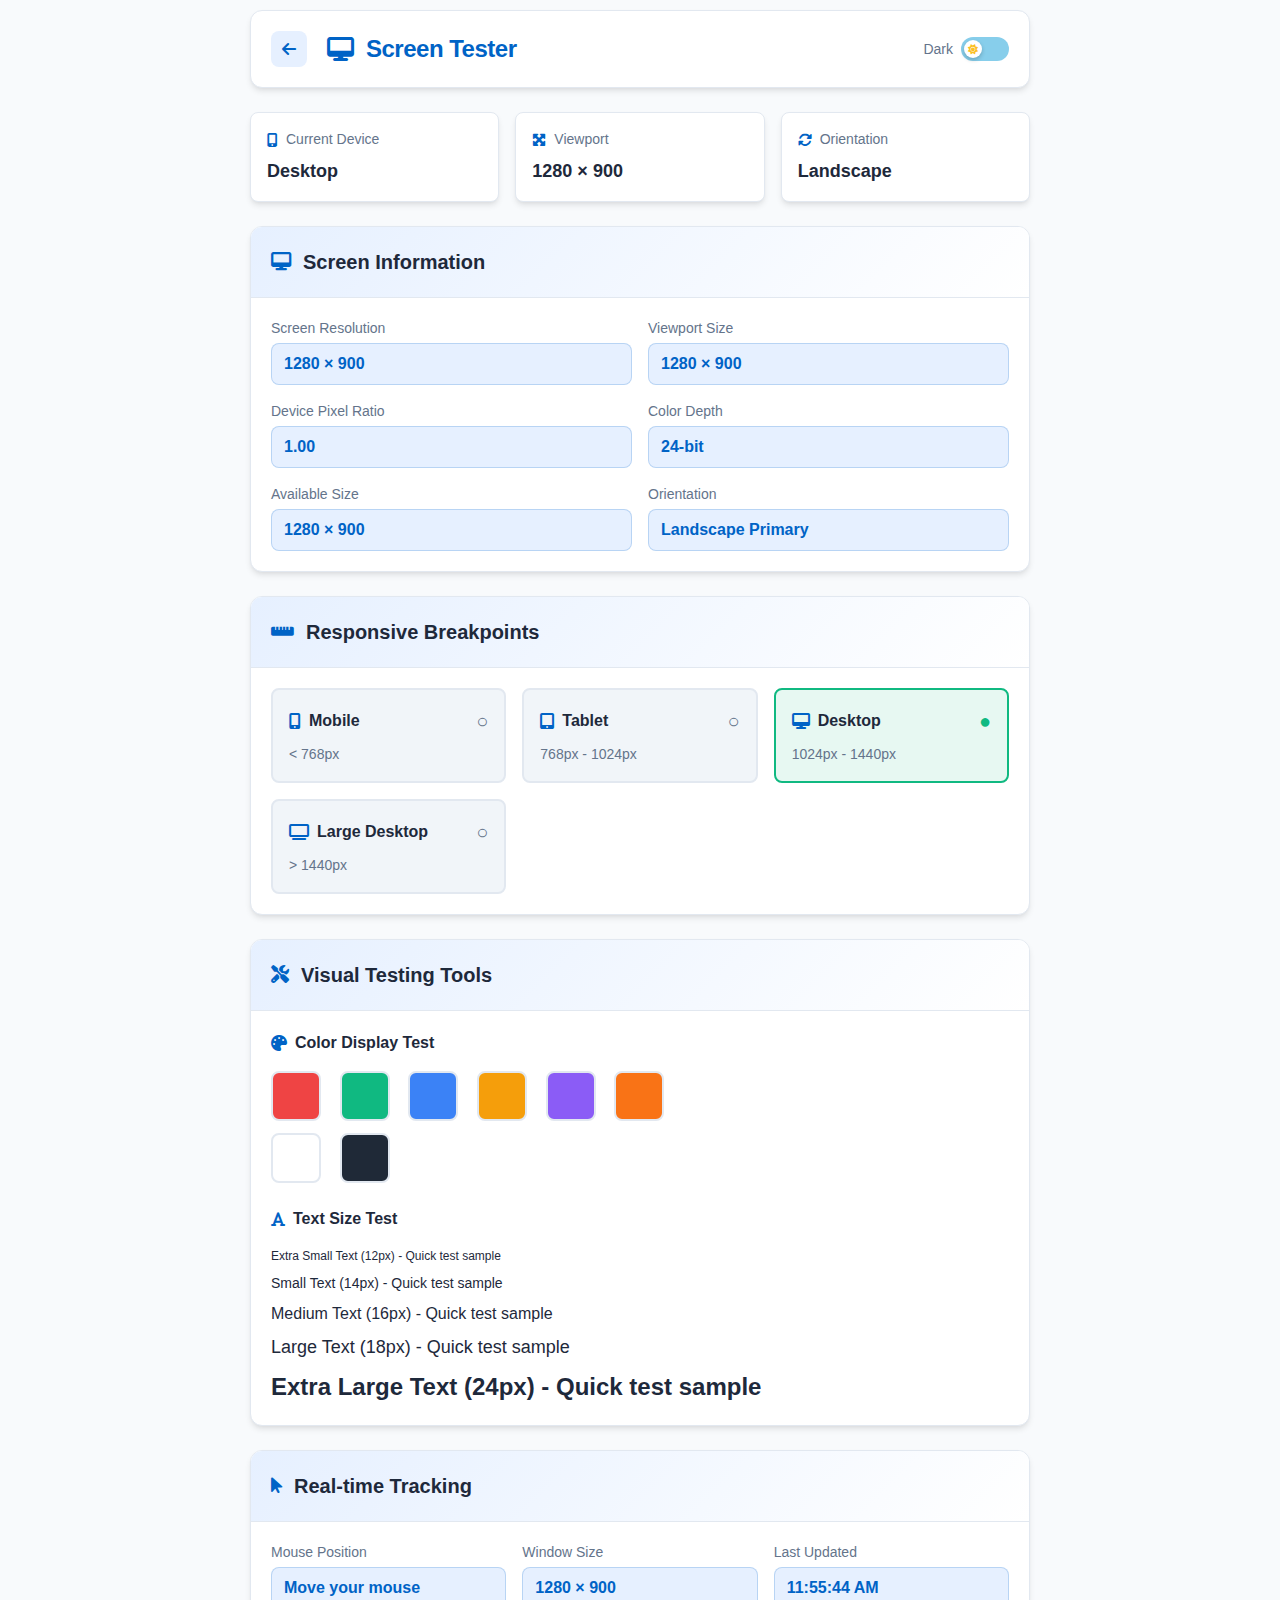
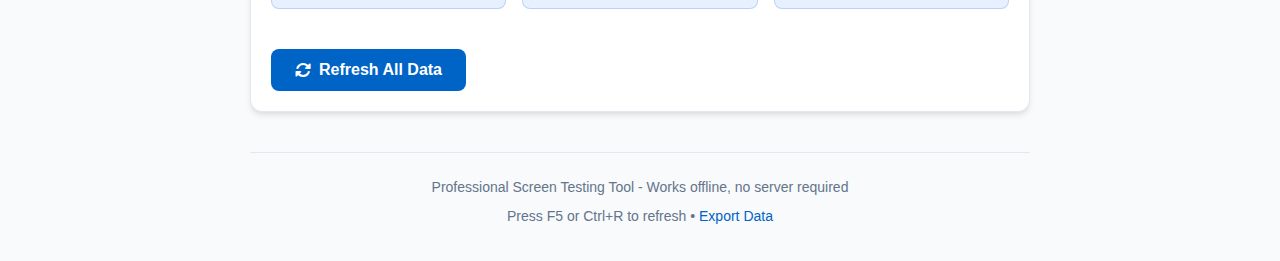
<file: screen-testing/index.html>
<!DOCTYPE html>
<html lang="en">
<head>
    <meta charset="UTF-8">
    <meta name="viewport" content="width=device-width, initial-scale=1.0, viewport-fit=cover">
    <title>Screen Testing Tool</title>
    
    <!-- PWA Meta Tags -->
    <meta name="theme-color" content="#0063c6">
    <meta name="description" content="Professional screen testing tool for developers - viewport sizes, breakpoints, and responsive design testing">
    <meta name="apple-mobile-web-app-capable" content="yes">
    <meta name="apple-mobile-web-app-status-bar-style" content="black-translucent">
    <meta name="apple-mobile-web-app-title" content="Screen Tester">
    
    <!-- Base64 Icon -->
    <link rel="icon" href="[data-uri]">
    
    <!-- External CSS -->
    <link rel="stylesheet" href="https://cdnjs.cloudflare.com/ajax/libs/font-awesome/6.4.0/css/all.min.css">
    <link rel="stylesheet" href="style.css">
</head>
<body>
    <div class="container">
        <!-- Header -->
        <div class="header-row">
            <div class="logo-container">
                <a href="../" class="back-link">
                    <i class="fas fa-arrow-left"></i>
                </a>
                <i class="logo-icon fas fa-desktop"></i>
                <div class="logo-text">Screen Tester</div>
            </div>
            <div class="toggle-container">
                <div class="toggle-group">
                    <span class="toggle-label">Dark</span>
                    <label class="toggle-switch theme-toggle">
                        <input type="checkbox" id="theme-toggle">
                        <span class="toggle-slider">
                            <i class="light-icon fas fa-sun"></i>
                            <i class="dark-icon fas fa-moon"></i>
                        </span>
                    </label>
                </div>
            </div>
        </div>

        <!-- Quick Stats Row -->
        <div class="quick-stats">
            <div class="mini-card">
                <div class="mini-title">
                    <i class="fas fa-mobile-alt"></i>
                    <span>Current Device</span>
                </div>
                <div class="mini-value" id="current-device">Desktop</div>
            </div>
            <div class="mini-card">
                <div class="mini-title">
                    <i class="fas fa-expand-arrows-alt"></i>
                    <span>Viewport</span>
                </div>
                <div class="mini-value" id="quick-viewport">Loading...</div>
            </div>
            <div class="mini-card">
                <div class="mini-title">
                    <i class="fas fa-rotate"></i>
                    <span>Orientation</span>
                </div>
                <div class="mini-value" id="quick-orientation">Loading...</div>
            </div>
        </div>

        <!-- Screen Information Card -->
        <div class="card">
            <div class="card-header">
                <h2 class="card-title">
                    <i class="fas fa-desktop"></i>
                    Screen Information
                </h2>
            </div>
            <div class="info-grid">
                <div class="info-item">
                    <label>Screen Resolution</label>
                    <div class="info-value" id="screen-resolution">Loading...</div>
                </div>
                <div class="info-item">
                    <label>Viewport Size</label>
                    <div class="info-value" id="viewport-size">Loading...</div>
                </div>
                <div class="info-item">
                    <label>Device Pixel Ratio</label>
                    <div class="info-value" id="pixel-ratio">Loading...</div>
                </div>
                <div class="info-item">
                    <label>Color Depth</label>
                    <div class="info-value" id="color-depth">Loading...</div>
                </div>
                <div class="info-item">
                    <label>Available Size</label>
                    <div class="info-value" id="available-size">Loading...</div>
                </div>
                <div class="info-item">
                    <label>Orientation</label>
                    <div class="info-value" id="orientation">Loading...</div>
                </div>
            </div>
        </div>

        <!-- Responsive Breakpoints Card -->
        <div class="card">
            <div class="card-header">
                <h2 class="card-title">
                    <i class="fas fa-ruler-horizontal"></i>
                    Responsive Breakpoints
                </h2>
            </div>
            <div class="breakpoints-grid">
                <div class="breakpoint-item mobile" id="mobile-bp">
                    <div class="breakpoint-header">
                        <i class="fas fa-mobile-alt"></i>
                        <span class="breakpoint-name">Mobile</span>
                        <span class="breakpoint-status" id="mobile-status">●</span>
                    </div>
                    <div class="breakpoint-range">&lt; 768px</div>
                </div>
                <div class="breakpoint-item tablet" id="tablet-bp">
                    <div class="breakpoint-header">
                        <i class="fas fa-tablet-alt"></i>
                        <span class="breakpoint-name">Tablet</span>
                        <span class="breakpoint-status" id="tablet-status">●</span>
                    </div>
                    <div class="breakpoint-range">768px - 1024px</div>
                </div>
                <div class="breakpoint-item desktop" id="desktop-bp">
                    <div class="breakpoint-header">
                        <i class="fas fa-desktop"></i>
                        <span class="breakpoint-name">Desktop</span>
                        <span class="breakpoint-status" id="desktop-status">●</span>
                    </div>
                    <div class="breakpoint-range">1024px - 1440px</div>
                </div>
                <div class="breakpoint-item large-desktop" id="large-desktop-bp">
                    <div class="breakpoint-header">
                        <i class="fas fa-tv"></i>
                        <span class="breakpoint-name">Large Desktop</span>
                        <span class="breakpoint-status" id="large-desktop-status">●</span>
                    </div>
                    <div class="breakpoint-range">&gt; 1440px</div>
                </div>
            </div>
        </div>

        <!-- Testing Tools Card -->
        <div class="card">
            <div class="card-header">
                <h2 class="card-title">
                    <i class="fas fa-tools"></i>
                    Visual Testing Tools
                </h2>
            </div>
            <div class="testing-tools">
                <div class="tool-section">
                    <h3><i class="fas fa-palette"></i> Color Display Test</h3>
                    <div class="color-grid">
                        <div class="color-box red" title="Red"></div>
                        <div class="color-box green" title="Green"></div>
                        <div class="color-box blue" title="Blue"></div>
                        <div class="color-box yellow" title="Yellow"></div>
                        <div class="color-box purple" title="Purple"></div>
                        <div class="color-box orange" title="Orange"></div>
                        <div class="color-box white" title="White"></div>
                        <div class="color-box black" title="Black"></div>
                    </div>
                </div>
                
                <div class="tool-section">
                    <h3><i class="fas fa-font"></i> Text Size Test</h3>
                    <div class="text-samples">
                        <p class="text-xs">Extra Small Text (12px) - Quick test sample</p>
                        <p class="text-sm">Small Text (14px) - Quick test sample</p>
                        <p class="text-md">Medium Text (16px) - Quick test sample</p>
                        <p class="text-lg">Large Text (18px) - Quick test sample</p>
                        <p class="text-xl">Extra Large Text (24px) - Quick test sample</p>
                    </div>
                </div>
            </div>
        </div>

        <!-- Real-time Tracking Card -->
        <div class="card">
            <div class="card-header">
                <h2 class="card-title">
                    <i class="fas fa-mouse-pointer"></i>
                    Real-time Tracking
                </h2>
            </div>
            <div class="tracking-info">
                <div class="tracking-item">
                    <label>Mouse Position</label>
                    <div class="tracking-value" id="mouse-position">Move your mouse</div>
                </div>
                <div class="tracking-item">
                    <label>Window Size</label>
                    <div class="tracking-value" id="window-size">Loading...</div>
                </div>
                <div class="tracking-item">
                    <label>Last Updated</label>
                    <div class="tracking-value" id="last-updated">Never</div>
                </div>
            </div>
            <button class="refresh-btn" id="refresh-btn">
                <i class="fas fa-sync-alt"></i>
                Refresh All Data
            </button>
        </div>

        <!-- Footer -->
        <div class="footer">
            <p>Professional Screen Testing Tool - Works offline, no server required</p>
            <p class="footer-links">
                <span>Press F5 or Ctrl+R to refresh</span> • 
                <span id="export-link" style="cursor: pointer; color: var(--primary-color);">Export Data</span>
            </p>
        </div>
    </div>

    <script src="script.js"></script>
</body>
</html>
</file>
<file: style.css>
:root {
    --primary-color: #0063c6;
    --primary-dark: #004d9e;
    --primary-light: #e6f0ff;
    --accent-color: #e40046;
    --accent-dark: #b80039;
    --accent-light: #ffe6ed;
    --text-color: #1e293b;
    --text-light: #64748b;
    --text-dark: #0f172a;
    --background-color: #f8fafc;
    --card-color: #ffffff;
    --card-hover: #f1f5f9;
    --border-color: #e2e8f0;
    --border-radius: 12px;
    --border-radius-sm: 8px;
    --box-shadow: 0 4px 6px -1px rgba(0, 0, 0, 0.1), 0 2px 4px -2px rgba(0, 0, 0, 0.05);
    --box-shadow-hover: 0 10px 15px -3px rgba(0, 0, 0, 0.1), 0 4px 6px -4px rgba(0, 0, 0, 0.05);
    --transition: all 0.3s ease;
    --success-color: #10b981;
    --warning-color: #f59e0b;
    --error-color: #ef4444;
    --font-family: -apple-system, BlinkMacSystemFont, "Segoe UI", Roboto, Oxygen, Ubuntu, Cantarell, "Open Sans", "Helvetica Neue", sans-serif;
}

/* Dark Mode Variables */
.dark-mode {
    --primary-color: #0284c7;
    --primary-dark: #0369a1;
    --primary-light: #0c4a6e;
    --text-color: #f1f5f9;
    --text-light: #94a3b8;
    --text-dark: #e2e8f0;
    --background-color: #0f172a;
    --card-color: #1e293b;
    --card-hover: #334155;
    --border-color: #334155;
    --box-shadow: 0 4px 6px -1px rgba(0, 0, 0, 0.3);
    --box-shadow-hover: 0 10px 15px -3px rgba(0, 0, 0, 0.3), 0 4px 6px -4px rgba(0, 0, 0, 0.2);
}

/* American Airlines Theme CSS Variables */
.aa-mode {
    --primary-color: #0078D2;
    --primary-dark: #00509B;
    --primary-light: #E6F1F9;
    --accent-color: #C8102E;
    --accent-dark: #A7000A;
    --text-color: #003366;
    --text-light: #5C7C99;
    --background-color: #F5F7FA;
    --card-color: #FFFFFF;
    --card-hover: #F0F4F8;
    --border-color: #D1DCE8;
}

/* Base Styles */
* {
    margin: 0;
    padding: 0;
    box-sizing: border-box;
    font-family: var(--font-family);
}

html {
    font-size: 16px;
    height: 100%;
}

body {
    background-color: var(--background-color);
    color: var(--text-color);
    padding: 0;
    margin: 0;
    max-width: 100%;
    overflow-x: hidden;
    min-height: 100vh;
    transition: background-color 0.3s ease;
    line-height: 1.5;
}

.container {
    max-width: none;
    margin: 0;
    padding: 8px;
    transition: var(--transition);
}

/* Header Styles */
.header-row {
    display: flex;
    align-items: center;
    justify-content: space-between;
    margin-bottom: 8px;
    padding: 8px 12px 8px 12px;
    border-bottom: 1px solid var(--border-color);
}

.logo-container {
    display: flex;
    align-items: center;
    gap: 12px;
}

.tools-menu-btn {
    display: flex;
    align-items: center;
    justify-content: center;
    width: 32px;
    height: 32px;
    border-radius: var(--border-radius-sm);
    background-color: var(--card-color);
    border: 1px solid var(--border-color);
    color: var(--text-light);
    cursor: pointer;
    transition: var(--transition);
}

.tools-menu-btn:hover {
    background-color: var(--primary-color);
    color: white;
    transform: translateY(-1px);
}

.logo-text {
    font-size: 1.4rem;
    font-weight: 700;
    color: var(--primary-color);
    letter-spacing: -0.5px;
    transition: var(--transition);
}

.logo-icon {
    color: var(--accent-color);
    font-size: 1.4rem;
    transition: var(--transition);
}

/* Header Controls */
.header-controls {
    display: flex;
    align-items: center;
    gap: 12px;
}

/* Flight Tracker in Header */
.flight-tracker-header {
    display: flex;
    align-items: center;
    gap: 4px;
    background-color: var(--background-color);
    border: 1px solid var(--border-color);
    border-radius: var(--border-radius-sm);
    padding: 2px;
}

.airline-select-header {
    border: none;
    background: transparent;
    color: var(--text-color);
    font-size: 0.75rem;
    padding: 2px 6px;
    min-width: 46px;
    font-weight: 600;
    cursor: pointer;
}

.airline-select-header:hover {
    background-color: var(--card-hover);
}

.airline-select-header option {
    padding: 4px 8px;
    background-color: var(--card-color);
    color: var(--text-color);
    font-size: 0.8rem;
}

.airline-select-header option:hover {
    background-color: var(--primary-color);
    color: white;
}

.flight-input-header {
    border: none;
    background: transparent;
    color: var(--text-color);
    font-size: 0.75rem;
    padding: 2px 6px;
    width: 48px;
    text-align: center;
    font-weight: 500;
}

.flight-input-header::placeholder {
    color: var(--text-light);
    font-size: 0.7rem;
}

.track-btn-header {
    background-color: var(--primary-color);
    color: white;
    border: none;
    border-radius: var(--border-radius-sm);
    padding: 4px 8px;
    cursor: pointer;
    transition: var(--transition);
    font-size: 0.7rem;
}

.track-btn-header:hover {
    background-color: var(--primary-hover);
    transform: scale(1.05);
}

.quick-links-toggle {
    display: flex;
    align-items: center;
    gap: 6px;
    padding: 6px 12px;
    background-color: var(--card-color);
    border: 1px solid var(--border-color);
    border-radius: var(--border-radius-sm);
    color: var(--text-color);
    cursor: pointer;
    transition: var(--transition);
    font-size: 0.9rem;
}

.quick-links-toggle:hover {
    background-color: var(--primary-color);
    color: white;
    border-color: var(--primary-color);
}

.toggle-text {
    font-weight: 500;
}

.quick-links-toggle i:last-child {
    transition: var(--transition);
}

.quick-links-toggle.collapsed i:last-child {
    transform: rotate(180deg);
}

.theme-selector {
    display: flex;
    gap: 8px;
}

.theme-btn {
    width: 30px;
    height: 30px;
    border-radius: 50%;
    border: 2px solid transparent;
    display: flex;
    align-items: center;
    justify-content: center;
    cursor: pointer;
    transition: all 0.3s ease;
    color: white;
}

.theme-btn:hover {
    transform: translateY(-2px);
}

.theme-btn.active {
    border-color: var(--primary-color);
    box-shadow: 0 0 0 2px rgba(0, 99, 198, 0.3);
}

.light-theme {
    background-color: #87CEEB;
    color: #0063c6;
}

.dark-theme {
    background-color: #1a365d;
    color: white;
}

.aa-theme {
    background-color: #0078D2;
    color: white;
}

.toggle-group {
    display: flex;
    gap: 8px;
}

.toggle-btn {
    width: 32px;
    height: 32px;
    border-radius: var(--border-radius-sm);
    background-color: var(--card-color);
    border: 1px solid var(--border-color);
    color: var(--text-light);
    cursor: pointer;
    transition: var(--transition);
    display: flex;
    align-items: center;
    justify-content: center;
}

.toggle-btn:hover {
    background-color: var(--primary-color);
    color: white;
}

.toggle-btn.active {
    background-color: var(--primary-color);
    color: white;
}

/* Main Content */
.main-content {
    display: flex;
    flex-direction: column;
    gap: 8px;
}

/* Hub Dashboard Layout */
.top-row {
    display: grid;
    grid-template-columns: 1fr 1fr;
    gap: 8px;
    margin-bottom: 8px;
}

.flight-tracking-section {
    margin-bottom: 8px;
}



/* Card Base Styles */
.hub-status-card, .live-clocks-card, .quick-links-card, .flight-tracking-card, .aviation-tools-card {
    background-color: var(--card-color);
    border-radius: var(--border-radius);
    border: 1px solid var(--border-color);
    box-shadow: var(--box-shadow);
    overflow: hidden;
}

.card-header {
    background-color: var(--card-hover);
    padding: 8px 12px;
    border-bottom: 1px solid var(--border-color);
    display: flex;
    justify-content: space-between;
    align-items: center;
}

.card-header h2 {
    margin: 0;
    font-size: 1.1rem;
    color: var(--primary-color);
    display: flex;
    align-items: center;
    gap: 8px;
    font-weight: 600;
}



/* Hub Status List */
.hub-list {
    padding: 8px;
    display: flex;
    flex-direction: column;
    gap: 4px;
}

.hub-item {
    display: flex;
    justify-content: space-between;
    align-items: center;
    padding: 6px 8px;
    background-color: var(--background-color);
    border-radius: var(--border-radius-sm);
    border: 1px solid var(--border-color);
    transition: var(--transition);
    cursor: pointer;
}

.hub-item:hover {
    background-color: var(--card-hover);
    transform: translateY(-1px);
    box-shadow: var(--box-shadow);
}

.hub-info {
    display: flex;
    align-items: center;
    gap: 8px;
}

.hub-code {
    font-size: 1rem;
    font-weight: 700;
    color: var(--primary-color);
    min-width: 40px;
}

.hub-name {
    font-size: 0.9rem;
    color: var(--text-color);
    font-weight: 500;
}

.status-dot {
    width: 12px;
    height: 12px;
    border-radius: 50%;
    flex-shrink: 0;
}

.status-dot.operational {
    background-color: #10b981;
    box-shadow: 0 0 8px rgba(16, 185, 129, 0.4);
    animation: pulse-green 2s infinite;
}

.status-dot.delayed {
    background-color: #f59e0b;
    box-shadow: 0 0 8px rgba(245, 158, 11, 0.4);
    animation: pulse-yellow 2s infinite;
}

.status-dot.disrupted {
    background-color: #ef4444;
    box-shadow: 0 0 8px rgba(239, 68, 68, 0.4);
    animation: pulse-red 2s infinite;
}

@keyframes pulse-green {
    0%, 100% { box-shadow: 0 0 8px rgba(16, 185, 129, 0.4); }
    50% { box-shadow: 0 0 12px rgba(16, 185, 129, 0.8); }
}

@keyframes pulse-yellow {
    0%, 100% { box-shadow: 0 0 8px rgba(245, 158, 11, 0.4); }
    50% { box-shadow: 0 0 12px rgba(245, 158, 11, 0.8); }
}

@keyframes pulse-red {
    0%, 100% { box-shadow: 0 0 8px rgba(239, 68, 68, 0.4); }
    50% { box-shadow: 0 0 12px rgba(239, 68, 68, 0.8); }
}

/* Live Clocks */
.clocks-content {
    padding: 8px 12px;
}

.clock-item {
    margin-bottom: 12px;
}

.clock-item:last-child {
    margin-bottom: 0;
}

.clock-label {
    font-size: 0.7rem;
    color: var(--text-light);
    margin-bottom: 2px;
    font-weight: 500;
}

.clock-time {
    font-size: 1.4rem;
    font-weight: 700;
    color: var(--text-color);
    line-height: 1;
    margin-bottom: 1px;
}

.clock-date {
    font-size: 0.7rem;
    color: var(--text-light);
}

/* Quick Links Header Button */
.quick-links-header-btn {
    display: flex;
    align-items: center;
    gap: 4px;
    padding: 6px 8px;
    background-color: var(--card-color);
    border: 1px solid var(--border-color);
    border-radius: var(--border-radius-sm);
    color: var(--text-color);
    cursor: pointer;
    transition: var(--transition);
    font-size: 0.75rem;
    position: relative;
}

.quick-links-header-btn:hover {
    background-color: var(--card-hover);
    border-color: var(--primary-color);
}

.quick-links-header-btn i:last-child {
    transition: var(--transition);
    font-size: 0.6rem;
}

.quick-links-header-btn.active i:last-child {
    transform: rotate(180deg);
}

/* Header Dropdown Menu */
.dropdown-menu-header {
    position: fixed;
    top: 60px;
    right: 20px;
    width: 320px;
    background-color: var(--card-color);
    border: 1px solid var(--border-color);
    border-radius: var(--border-radius-sm);
    box-shadow: var(--box-shadow-hover);
    z-index: 1000;
    max-height: 500px;
    overflow-y: auto;
    display: none;
}

.dropdown-menu-header.show {
    display: block;
}

.dropdown-group {
    border-bottom: 1px solid var(--border-color);
}

.dropdown-group:last-child {
    border-bottom: none;
}

.group-header {
    display: flex;
    align-items: center;
    gap: 6px;
    padding: 5px 8px;
    background-color: var(--background-color);
    font-weight: 600;
    font-size: 0.7rem;
    color: var(--primary-color);
    border-bottom: 1px solid var(--border-color);
}

.group-links {
    display: grid;
    grid-template-columns: 1fr 1fr 1fr;
    gap: 1px;
    background-color: var(--border-color);
}

.dropdown-link {
    display: flex;
    align-items: center;
    gap: 4px;
    padding: 4px 6px;
    background-color: var(--card-color);
    color: var(--text-color);
    text-decoration: none;
    transition: var(--transition);
    font-size: 0.65rem;
    border: none;
    cursor: pointer;
}

.dropdown-link:hover {
    background-color: var(--card-hover);
    color: var(--primary-color);
}

.dropdown-link .link-icon {
    width: 14px;
    height: 14px;
    border-radius: 3px;
    display: flex;
    align-items: center;
    justify-content: center;
    font-weight: 700;
    font-size: 0.5rem;
    flex-shrink: 0;
}

.quick-link-compact {
    display: flex;
    align-items: center;
    gap: 6px;
    padding: 6px 10px;
    background-color: var(--background-color);
    border: 1px solid var(--border-color);
    border-radius: var(--border-radius-sm);
    text-decoration: none;
    color: var(--text-color);
    cursor: pointer;
    transition: var(--transition);
    white-space: nowrap;
    flex-shrink: 0;
    font-size: 0.85rem;
}

.quick-link-compact:hover {
    background-color: var(--card-hover);
    transform: translateY(-1px);
}

.link-icon-compact {
    width: 20px;
    height: 20px;
    border-radius: 4px;
    display: flex;
    align-items: center;
    justify-content: center;
    font-weight: 700;
    font-size: 0.7rem;
    flex-shrink: 0;
}

.quick-link-compact.jetnet .link-icon-compact {
    background-color: #dc2626;
    color: white;
}

.quick-link-compact.email .link-icon-compact {
    background-color: #0284c7;
    color: white;
}

.quick-link-compact.teams .link-icon-compact {
    background-color: #7c3aed;
    color: white;
}

.quick-link-compact.fleet .link-icon-compact {
    background-color: var(--primary-color);
    color: white;
}

.quick-link-compact.add-link .link-icon-compact {
    background-color: var(--border-color);
    color: var(--text-light);
    border: 1px dashed var(--border-color);
}

.quick-link-compact.simba .link-icon-compact {
    background-color: #1e40af;
    color: white;
}

.quick-link-compact.sam .link-icon-compact {
    background-color: #059669;
    color: white;
}

.quick-link-compact.aerobahn .link-icon-compact {
    background-color: #7c2d12;
    color: white;
}

.quick-link-compact.diversion .link-icon-compact {
    background-color: #ea580c;
    color: white;
}

.quick-link-compact.ops .link-icon-compact {
    background-color: #9333ea;
    color: white;
}

.quick-link-compact.tarmac .link-icon-compact {
    background-color: #b91c1c;
    color: white;
}

.quick-link-compact.falcon .link-icon-compact {
    background-color: #0f766e;
    color: white;
}

.quick-link-compact.nas .link-icon-compact {
    background-color: #1e3a8a;
    color: white;
}

.quick-link-compact.atcscc .link-icon-compact {
    background-color: #166534;
    color: white;
}

.quick-link-compact.aadc .link-icon-compact {
    background-color: #7c2d12;
    color: white;
}

.quick-link-compact.notams .link-icon-compact {
    background-color: #dc2626;
    color: white;
}

.quick-link-compact.reroutes .link-icon-compact {
    background-color: #9333ea;
    color: white;
}

.quick-link-compact.restrictions .link-icon-compact {
    background-color: #991b1b;
    color: white;
}

.quick-link-compact.rvr .link-icon-compact {
    background-color: #0c4a6e;
    color: white;
}

.quick-link-compact.weather .link-icon-compact {
    background-color: #0369a1;
    color: white;
}

.quick-link-compact.flightflux .link-icon-compact {
    background-color: #4338ca;
    color: white;
}

/* Dropdown Link Icon Colors */
.dropdown-link.jetnet .link-icon {
    background-color: #dc2626;
    color: white;
}

.dropdown-link.email .link-icon {
    background-color: #0284c7;
    color: white;
}

.dropdown-link.teams .link-icon {
    background-color: #7c3aed;
    color: white;
}

.dropdown-link.simba .link-icon {
    background-color: #1e40af;
    color: white;
}

.dropdown-link.sam .link-icon {
    background-color: #059669;
    color: white;
}

.dropdown-link.aerobahn .link-icon {
    background-color: #7c2d12;
    color: white;
}

.dropdown-link.diversion .link-icon {
    background-color: #ea580c;
    color: white;
}

.dropdown-link.ops .link-icon {
    background-color: #9333ea;
    color: white;
}

.dropdown-link.tarmac .link-icon {
    background-color: #b91c1c;
    color: white;
}

.dropdown-link.falcon .link-icon {
    background-color: #0f766e;
    color: white;
}

.dropdown-link.nas .link-icon {
    background-color: #1e3a8a;
    color: white;
}

.dropdown-link.atcscc .link-icon {
    background-color: #166534;
    color: white;
}

.dropdown-link.aadc .link-icon {
    background-color: #7c2d12;
    color: white;
}

.dropdown-link.notams .link-icon {
    background-color: #dc2626;
    color: white;
}

.dropdown-link.reroutes .link-icon {
    background-color: #9333ea;
    color: white;
}

.dropdown-link.restrictions .link-icon {
    background-color: #991b1b;
    color: white;
}

.dropdown-link.rvr .link-icon {
    background-color: #0c4a6e;
    color: white;
}

.dropdown-link.weather .link-icon {
    background-color: #0369a1;
    color: white;
}

.dropdown-link.flightflux .link-icon {
    background-color: #4338ca;
    color: white;
}

.dropdown-link.add-link .link-icon {
    background-color: var(--border-color);
    color: var(--text-light);
    border: 1px dashed var(--border-color);
}

/* Old Quick Links (keep for reference but hidden) */
.quick-links-grid {
    display: none;
}

.quick-link-item {
    display: flex;
    flex-direction: column;
    align-items: center;
    gap: 4px;
    padding: 6px;
    border-radius: var(--border-radius-sm);
    text-decoration: none;
    color: var(--text-color);
    background-color: var(--background-color);
    border: 1px solid var(--border-color);
    transition: var(--transition);
    cursor: pointer;
}

.quick-link-item:hover {
    transform: translateY(-2px);
    box-shadow: var(--box-shadow-hover);
}

.link-icon {
    width: 32px;
    height: 32px;
    border-radius: 6px;
    display: flex;
    align-items: center;
    justify-content: center;
    font-weight: 700;
    font-size: 0.9rem;
}

.quick-link-item.jetnet .link-icon {
    background-color: #dc2626;
    color: white;
}

.quick-link-item.email .link-icon {
    background-color: #0284c7;
    color: white;
}

.quick-link-item.teams .link-icon {
    background-color: #7c3aed;
    color: white;
}

.quick-link-item.fleet .link-icon {
    background-color: var(--primary-color);
    color: white;
}

.quick-link-item.add-link .link-icon {
    background-color: var(--border-color);
    color: var(--text-light);
    border: 2px dashed var(--border-color);
}

.quick-link-item span {
    font-size: 0.8rem;
    font-weight: 500;
}

/* Flight Tracking Card */
.flight-tracking-card .card-header {
    background: linear-gradient(135deg, var(--primary-color) 0%, var(--primary-dark) 100%);
    color: white;
}

.flight-tracking-card .card-header h2 {
    color: white;
}

.status-indicator {
    display: flex;
    align-items: center;
    gap: 6px;
    font-size: 0.9rem;
}

.status-indicator i {
    color: #10b981;
    animation: pulse 2s infinite;
}

@keyframes pulse {
    0%, 100% { opacity: 1; }
    50% { opacity: 0.5; }
}

.tracking-content {
    padding: 8px 12px;
}

.placeholder-text {
    text-align: center;
    color: var(--text-light);
    padding: 12px 8px;
}

.placeholder-text i {
    font-size: 2rem;
    color: var(--primary-color);
    margin-bottom: 8px;
    display: block;
}

.placeholder-text p {
    font-size: 1rem;
    margin-bottom: 4px;
}

.placeholder-text small {
    font-size: 0.8rem;
    color: var(--text-light);
}

.clear-btn {
    padding: 12px;
    background-color: var(--error-color);
    color: white;
    border: none;
    border-radius: var(--border-radius-sm);
    cursor: pointer;
    transition: var(--transition);
    display: flex;
    align-items: center;
    justify-content: center;
    min-width: 44px;
}

.clear-btn:hover {
    background-color: #dc2626;
    transform: translateY(-1px);
}

/* Aviation Tools Link */
.aviation-tools-link {
    margin-bottom: 20px;
}

.tools-link-card {
    display: block;
    background-color: var(--card-color);
    border: 1px solid var(--border-color);
    border-radius: var(--border-radius);
    box-shadow: var(--box-shadow);
    transition: var(--transition);
    text-decoration: none;
    color: var(--text-color);
    padding: 20px;
    position: relative;
    overflow: hidden;
}

.tools-link-card:hover {
    box-shadow: var(--box-shadow-hover);
    transform: translateY(-2px);
    border-color: var(--primary-color);
}

.tools-link-header {
    display: flex;
    align-items: center;
    gap: 12px;
    margin-bottom: 8px;
}

.tools-link-header i {
    color: var(--primary-color);
    font-size: 1.5rem;
}

.tools-link-header h2 {
    font-size: 1.3rem;
    font-weight: 700;
    color: var(--text-color);
    margin: 0;
}

.tools-link-description {
    color: var(--text-light);
    font-size: 0.9rem;
    margin-bottom: 12px;
    line-height: 1.4;
}

.tools-link-arrow {
    position: absolute;
    top: 50%;
    right: 20px;
    transform: translateY(-50%);
    color: var(--text-light);
    font-size: 1.2rem;
    transition: var(--transition);
}

.tools-link-card:hover .tools-link-arrow {
    color: var(--primary-color);
    transform: translateY(-50%) translateX(4px);
}

.tools-tabs {
    display: flex;
    background-color: var(--card-hover);
    border-bottom: 1px solid var(--border-color);
}

.tool-tab {
    flex: 1;
    padding: 12px 16px;
    border: none;
    background: none;
    color: var(--text-light);
    cursor: pointer;
    transition: var(--transition);
    display: flex;
    align-items: center;
    justify-content: center;
    gap: 6px;
    border-bottom: 2px solid transparent;
}

.tool-tab.active {
    color: var(--primary-color);
    border-bottom-color: var(--primary-color);
    background-color: var(--card-color);
}

.tool-tab:hover:not(.active) {
    background-color: var(--border-color);
}

.tools-content {
    padding: 8px 12px;
}

.tool-content {
    display: none;
}

.tool-content.active {
    display: block;
}

.input-row {
    display: flex;
    gap: 12px;
    align-items: end;
}

.input-group {
    flex: 1;
    display: flex;
    flex-direction: column;
    gap: 4px;
}

.input-group label {
    font-size: 0.9rem;
    font-weight: 500;
    color: var(--text-color);
}

.input-group input,
.input-group select {
    padding: 10px;
    border: 1px solid var(--border-color);
    border-radius: var(--border-radius-sm);
    background-color: var(--card-color);
    color: var(--text-color);
}

.calc-btn {
    padding: 10px 20px;
    background-color: var(--primary-color);
    color: white;
    border: none;
    border-radius: var(--border-radius-sm);
    cursor: pointer;
    transition: var(--transition);
    white-space: nowrap;
    font-weight: 500;
}

.calc-btn:hover {
    background-color: var(--primary-dark);
    transform: translateY(-1px);
}

.calc-result {
    margin-top: 16px;
    padding: 12px;
    background-color: var(--card-hover);
    border-radius: var(--border-radius-sm);
    font-weight: 500;
    min-height: 50px;
    display: flex;
    align-items: center;
}

/* Panels */
.panels-container {
    display: none;
}

.panel {
    background-color: var(--card-color);
    border-radius: var(--border-radius);
    border: 1px solid var(--border-color);
    box-shadow: var(--box-shadow);
    margin-bottom: 20px;
    overflow: hidden;
    display: none;
}

.panel.active {
    display: block;
}

.panel-header {
    display: flex;
    justify-content: between;
    align-items: center;
    padding: 16px 20px;
    border-bottom: 1px solid var(--border-color);
    background-color: var(--card-hover);
}

.panel-header h2 {
    font-size: 1.2rem;
    color: var(--primary-color);
    display: flex;
    align-items: center;
    gap: 8px;
    flex: 1;
}

.close-btn {
    background: none;
    border: none;
    color: var(--text-light);
    cursor: pointer;
    padding: 4px;
    border-radius: 4px;
    transition: var(--transition);
}

.close-btn:hover {
    background-color: var(--error-color);
    color: white;
}

.panel-content {
    padding: 20px;
}

/* Search Container */
.search-container {
    display: flex;
    gap: 8px;
    margin-bottom: 16px;
}

.search-container input {
    flex: 1;
    padding: 12px;
    border: 1px solid var(--border-color);
    border-radius: var(--border-radius-sm);
    font-size: 1rem;
    background-color: var(--card-color);
    color: var(--text-color);
}

.search-btn {
    padding: 12px 16px;
    background-color: var(--primary-color);
    color: white;
    border: none;
    border-radius: var(--border-radius-sm);
    cursor: pointer;
    transition: var(--transition);
    display: flex;
    align-items: center;
    gap: 8px;
    font-weight: 500;
}

.search-btn:hover {
    background-color: var(--primary-dark);
}

/* Calculator Tabs */
.calculator-tabs {
    display: flex;
    gap: 8px;
    margin-bottom: 16px;
    border-bottom: 1px solid var(--border-color);
}

.calc-tab {
    padding: 8px 12px;
    border: none;
    background: none;
    color: var(--text-light);
    cursor: pointer;
    border-bottom: 2px solid transparent;
    transition: var(--transition);
    display: flex;
    align-items: center;
    gap: 6px;
}

.calc-tab.active {
    color: var(--primary-color);
    border-bottom-color: var(--primary-color);
}

.calc-content {
    display: none;
}

.calc-content.active {
    display: block;
}

.calc-inputs {
    display: flex;
    flex-direction: column;
    gap: 12px;
}

.input-group {
    display: flex;
    flex-direction: column;
    gap: 4px;
}

.input-group label {
    font-size: 0.9rem;
    font-weight: 500;
    color: var(--text-color);
}

.input-group input,
.input-group select {
    padding: 10px;
    border: 1px solid var(--border-color);
    border-radius: var(--border-radius-sm);
    background-color: var(--card-color);
    color: var(--text-color);
}

.calc-btn {
    padding: 10px 16px;
    background-color: var(--primary-color);
    color: white;
    border: none;
    border-radius: var(--border-radius-sm);
    cursor: pointer;
    transition: var(--transition);
    display: flex;
    align-items: center;
    gap: 8px;
    margin-top: 8px;
}

.calc-btn:hover {
    background-color: var(--primary-dark);
}

.calc-result {
    margin-top: 12px;
    padding: 12px;
    background-color: var(--card-hover);
    border-radius: var(--border-radius-sm);
    font-weight: 500;
}

/* Modals */
.modal-overlay {
    position: fixed;
    top: 0;
    left: 0;
    right: 0;
    bottom: 0;
    background-color: rgba(0, 0, 0, 0.5);
    display: flex;
    align-items: center;
    justify-content: center;
    z-index: 1000;
    opacity: 0;
    visibility: hidden;
    transition: var(--transition);
}

.modal-overlay.active {
    opacity: 1;
    visibility: visible;
}

.modal-content {
    background-color: var(--card-color);
    border-radius: var(--border-radius);
    padding: 0;
    max-width: 400px;
    width: 90%;
    max-height: 80vh;
    overflow-y: auto;
    box-shadow: var(--box-shadow-hover);
}

.modal-header {
    display: flex;
    justify-content: space-between;
    align-items: center;
    padding: 16px 20px;
    border-bottom: 1px solid var(--border-color);
}

.modal-header h3 {
    font-size: 1.1rem;
    color: var(--primary-color);
    display: flex;
    align-items: center;
    gap: 8px;
}

.modal-close {
    background: none;
    border: none;
    color: var(--text-light);
    cursor: pointer;
    padding: 4px;
    border-radius: 4px;
    transition: var(--transition);
}

.modal-close:hover {
    background-color: var(--error-color);
    color: white;
}

.modal-body {
    padding: 20px;
}

.tools-grid {
    display: grid;
    grid-template-columns: repeat(2, 1fr);
    gap: 12px;
}

.tool-item {
    display: flex;
    flex-direction: column;
    align-items: center;
    gap: 8px;
    padding: 16px;
    background-color: var(--card-hover);
    border-radius: var(--border-radius);
    cursor: pointer;
    transition: var(--transition);
    text-decoration: none;
    color: var(--text-color);
}

.tool-item:hover {
    background-color: var(--primary-light);
    transform: translateY(-2px);
}

.tool-item.coming-soon {
    opacity: 0.6;
    cursor: not-allowed;
}

.tool-item i {
    font-size: 1.5rem;
    color: var(--primary-color);
}

.tool-item span {
    font-size: 0.9rem;
    font-weight: 500;
}

.modal-actions {
    display: flex;
    gap: 8px;
    margin-top: 16px;
}

.save-btn {
    flex: 1;
    padding: 10px;
    background-color: var(--primary-color);
    color: white;
    border: none;
    border-radius: var(--border-radius-sm);
    cursor: pointer;
    transition: var(--transition);
    display: flex;
    align-items: center;
    justify-content: center;
    gap: 8px;
}

.save-btn:hover {
    background-color: var(--primary-dark);
}

/* Results Container */
.results-container {
    min-height: 100px;
    border: 1px solid var(--border-color);
    border-radius: var(--border-radius-sm);
    padding: 16px;
    background-color: var(--card-hover);
}

/* Notifications */
.notification-container {
    position: fixed;
    top: 20px;
    right: 20px;
    z-index: 1100;
}

.notification {
    background-color: var(--card-color);
    border: 1px solid var(--border-color);
    border-radius: var(--border-radius);
    padding: 12px 16px;
    margin-bottom: 8px;
    box-shadow: var(--box-shadow);
    display: flex;
    align-items: center;
    gap: 8px;
    min-width: 250px;
    animation: slideIn 0.3s ease;
}

.notification.success {
    border-left: 4px solid var(--success-color);
}

.notification.error {
    border-left: 4px solid var(--error-color);
}

.notification.warning {
    border-left: 4px solid var(--warning-color);
}

@keyframes slideIn {
    from {
        transform: translateX(100%);
        opacity: 0;
    }
    to {
        transform: translateX(0);
        opacity: 1;
    }
}

/* American Airlines Enhanced Styling */
.aa-mode {
    background-image: 
        url("data:image/svg+xml,%3Csvg xmlns='http://www.w3.org/2000/svg' width='100' height='100' viewBox='0 0 100 100' fill='%230078D2' fill-opacity='0.03'%3E%3Cpath d='M21,16V14L13,9V3.5A1.5,1.5,0,0,0,11.5,2h0A1.5,1.5,0,0,0,10,3.5V9L2,14v2l8-2.5V19l-2,1.5V22l3.5-1h1L13,22V20.5l-2-1.5V13.5Z'/%3E%3C/svg%3E");
    background-attachment: fixed;
}

/* Weather Tooltip Styles */
.weather-tooltip {
    position: absolute;
    background: var(--card-color);
    border: 1px solid var(--border-color);
    border-radius: var(--border-radius);
    box-shadow: var(--box-shadow-hover);
    padding: 16px;
    min-width: 280px;
    z-index: 1000;
    opacity: 0;
    visibility: hidden;
    transform: translateY(10px);
    transition: all 0.2s ease;
    pointer-events: none;
}

.weather-tooltip.visible {
    opacity: 1;
    visibility: visible;
    transform: translateY(0);
}

.weather-header {
    display: flex;
    justify-content: space-between;
    align-items: center;
    margin-bottom: 12px;
    padding-bottom: 8px;
    border-bottom: 1px solid var(--border-color);
}

.weather-header strong {
    color: var(--primary-color);
    font-size: 1.1rem;
}

.weather-header span {
    color: var(--text-light);
    font-size: 0.9rem;
}

.weather-details {
    display: flex;
    flex-direction: column;
    gap: 8px;
}

.weather-row {
    display: flex;
    justify-content: space-between;
    align-items: center;
}

.weather-label {
    color: var(--text-light);
    font-weight: 500;
    min-width: 90px;
}

.weather-row span:last-child {
    color: var(--text-color);
    font-weight: 600;
    text-align: right;
}

/* Hub Item Hover Effect */
.hub-item {
    cursor: pointer;
    transition: var(--transition);
}

.hub-item:hover {
    background-color: var(--card-hover);
    transform: translateY(-1px);
}

.aa-mode .header-row {
    background: linear-gradient(135deg, #0078D2 0%, #0057A5 100%);
    margin: -10px -10px 20px -10px;
    padding: 15px 20px 25px 20px;
    border-radius: 0;
    border-bottom: 3px solid #C8102E;
    position: relative;
}

.aa-mode .header-row::after {
    content: '';
    position: absolute;
    bottom: -8px;
    left: 0;
    right: 0;
    height: 5px;
    background: repeating-linear-gradient(
        -45deg,
        #C8102E,
        #C8102E 10px,
        #0078D2 10px,
        #0078D2 20px
    );
    opacity: 0.6;
}

.aa-mode .logo-text,
.aa-mode .logo-icon {
    color: white;
}

.aa-mode .action-card {
    background-image: linear-gradient(to bottom right, rgba(0, 120, 210, 0.05) 0%, rgba(0, 120, 210, 0) 100%);
    border-left: 3px solid #0078D2;
}

.aa-mode .action-card:hover {
    background-color: rgba(0, 120, 210, 0.1);
}

/* Responsive Design */
@media (max-width: 768px) {
    .container {
        padding: 4px;
    }
    
    .header-row {
        flex-wrap: wrap;
        gap: 8px;
        padding: 4px 8px;
    }
    
    .header-controls {
        gap: 6px;
        flex-wrap: wrap;
    }
    
    /* Flight Tracker Header - Mobile */
    .flight-tracker-header {
        gap: 2px;
        padding: 1px;
    }
    
    .airline-select-header {
        font-size: 0.65rem;
        min-width: 32px;
        padding: 1px 2px;
    }
    
    .flight-input-header {
        font-size: 0.65rem;
        width: 32px;
        padding: 1px 2px;
    }
    
    .track-btn-header {
        padding: 2px 4px;
        font-size: 0.6rem;
    }
    
    /* Header Dropdown Mobile */
    .quick-links-header-btn {
        font-size: 0.7rem;
        padding: 4px 6px;
        gap: 3px;
    }
    
    .dropdown-menu-header {
        position: fixed;
        top: 50px;
        right: 10px;
        left: 10px;
        width: auto;
        max-height: 400px;
    }
    
    .group-links {
        grid-template-columns: 1fr 1fr;
    }
    
    .dropdown-link {
        font-size: 0.6rem;
        padding: 3px 4px;
    }
    
    .dropdown-link .link-icon {
        width: 12px;
        height: 12px;
        font-size: 0.45rem;
    }
    
    .group-header {
        font-size: 0.65rem;
        padding: 4px 6px;
    }
    
    .top-row {
        grid-template-columns: 1fr;
        gap: 6px;
    }
    
    .quick-links-content {
        gap: 8px;
        padding: 6px 8px;
    }
    
    .link-group {
        gap: 4px;
    }
    
    .group-label {
        font-size: 0.6rem;
        padding: 1px 4px;
        margin-right: 2px;
    }
    
    .quick-link-compact {
        padding: 4px 6px;
        font-size: 0.75rem;
    }
    
    .link-icon-compact {
        width: 18px;
        height: 18px;
        font-size: 0.6rem;
    }
    
    .clock-time {
        font-size: 1.2rem;
    }
    
    .tools-tabs {
        flex-wrap: wrap;
    }
    
    .tool-tab {
        flex: 1;
        min-width: 100px;
        padding: 8px 12px;
        font-size: 0.8rem;
    }
    
    .input-row {
        flex-direction: column;
        gap: 8px;
    }
    
    .calc-btn {
        width: 100%;
    }
    
    .theme-selector {
        order: 1;
        width: 100%;
        justify-content: center;
    }
    
    .aa-mode .header-row {
        margin: -4px -4px 8px -4px;
        padding: 8px 12px 12px 12px;
    }
    
    .card-header h2 {
        font-size: 1rem;
    }
    
    .hub-name {
        font-size: 0.8rem;
    }
    
    .hub-code {
        font-size: 0.9rem;
    }
    
    /* Compact Flight Tracking - Mobile */
    .flight-tracking-compact {
        padding: 8px;
    }
    
    .flight-tracking-header h3 {
        font-size: 0.85rem;
    }
    
    .flight-search-compact {
        gap: 4px;
    }
    
    .airline-select {
        min-width: 100px;
        font-size: 0.75rem;
        padding: 4px 6px;
    }
    
    .flight-input-compact {
        width: 50px;
        font-size: 0.75rem;
        padding: 4px 6px;
    }
    
    .track-btn-compact {
        font-size: 0.75rem;
        padding: 4px 8px;
        gap: 2px;
    }
}

@media (max-width: 480px) {
    .container {
        padding: 2px;
    }
    
    .header-row {
        padding: 2px 4px;
    }
    
    .search-container {
        flex-direction: column;
        gap: 6px;
    }
    
    .clear-btn {
        order: -1;
        width: 100%;
    }
    
    .quick-links-grid {
        grid-template-columns: repeat(3, 1fr);
        gap: 4px;
    }
    
    .quick-link-item {
        padding: 4px;
        gap: 2px;
    }
    
    .quick-link-item span {
        font-size: 0.7rem;
    }
    
    .link-icon {
        width: 24px;
        height: 24px;
        font-size: 0.7rem;
    }
    
    .clock-time {
        font-size: 1.1rem;
    }
    
    .clock-label, .clock-date {
        font-size: 0.6rem;
    }
    
    .tools-tabs {
        grid-template-columns: repeat(2, 1fr);
        display: grid;
    }
    
    .tool-tab {
        font-size: 0.7rem;
        padding: 6px 8px;
    }
    
    .hub-item {
        padding: 4px 6px;
    }
    
    .hub-name {
        font-size: 0.7rem;
    }
    
    .hub-code {
        font-size: 0.8rem;
        min-width: 35px;
    }
}
</file>
<file: airline-portal/style.css>
:root {
    --primary-color: #0063c6;
    --primary-dark: #004d9e;
    --primary-light: #e6f0ff;
    --accent-color: #e40046;
    --accent-dark: #b80039;
    --accent-light: #ffe6ed;
    --text-color: #1e293b;
    --text-light: #64748b;
    --text-dark: #0f172a;
    --background-color: #f8fafc;
    --card-color: #ffffff;
    --card-hover: #f1f5f9;
    --border-color: #e2e8f0;
    --border-radius: 12px;
    --border-radius-sm: 8px;
    --box-shadow: 0 4px 6px -1px rgba(0, 0, 0, 0.1), 0 2px 4px -2px rgba(0, 0, 0, 0.05);
    --box-shadow-hover: 0 10px 15px -3px rgba(0, 0, 0, 0.1), 0 4px 6px -4px rgba(0, 0, 0, 0.05);
    --transition: all 0.3s ease;
    --success-color: #10b981;
    --warning-color: #f59e0b;
    --error-color: #ef4444;
    --font-family: -apple-system, BlinkMacSystemFont, "Segoe UI", Roboto, Oxygen, Ubuntu, Cantarell, "Open Sans", "Helvetica Neue", sans-serif;
}

/* Dark Mode Variables */
.dark-mode {
    --primary-color: #0284c7;
    --primary-dark: #0369a1;
    --primary-light: #0c4a6e;
    --text-color: #f1f5f9;
    --text-light: #94a3b8;
    --text-dark: #e2e8f0;
    --background-color: #0f172a;
    --card-color: #1e293b;
    --card-hover: #334155;
    --border-color: #334155;
    --box-shadow: 0 4px 6px -1px rgba(0, 0, 0, 0.3);
    --box-shadow-hover: 0 10px 15px -3px rgba(0, 0, 0, 0.3), 0 4px 6px -4px rgba(0, 0, 0, 0.2);
}

/* Base Styles */
* {
    margin: 0;
    padding: 0;
    box-sizing: border-box;
    font-family: var(--font-family);
}

html {
    font-size: 16px;
    height: 100%;
}

body {
    background-color: var(--background-color);
    color: var(--text-color);
    padding: env(safe-area-inset-top, 20px) env(safe-area-inset-right, 20px) env(safe-area-inset-bottom, 20px) env(safe-area-inset-left, 20px);
    max-width: 100%;
    overflow-x: hidden;
    min-height: 100vh;
    transition: background-color 0.3s ease;
    line-height: 1.5;
}

.container {
    max-width: 600px;
    margin: 0 auto;
    padding: 10px;
    transition: var(--transition);
}

/* Back Link Styles */
.back-link {
    display: inline-flex;
    align-items: center;
    text-decoration: none;
    color: var(--text-light);
    margin-right: 12px;
    padding: 8px;
    border-radius: var(--border-radius-sm);
    transition: var(--transition);
}

.back-link:hover {
    background-color: var(--card-hover);
    color: var(--primary-color);
}

/* Header Styles */
.header-row {
    display: flex;
    align-items: center;
    justify-content: space-between;
    margin-bottom: 16px;
    padding-bottom: 16px;
    border-bottom: 1px solid var(--border-color);
}

.logo-container {
    display: flex;
    align-items: center;
    gap: 8px;
}

.logo-text {
    font-size: 1.4rem;
    font-weight: 700;
    color: var(--primary-color);
    letter-spacing: -0.5px;
    transition: var(--transition);
}

.logo-icon {
    color: var(--accent-color);
    font-size: 1.4rem;
    transition: var(--transition);
}

/* Toggle Switches */
.toggle-container {
    display: flex;
    align-items: center;
    gap: 16px;
}

.toggle-group {
    display: flex;
    align-items: center;
    gap: 8px;
}

.toggle-label {
    font-size: 0.8rem;
    color: var(--text-light);
}

.toggle-switch {
    position: relative;
    display: inline-block;
    width: 44px;
    height: 22px;
    margin: 0;
}

.toggle-switch input {
    opacity: 0;
    width: 0;
    height: 0;
}

.toggle-slider {
    position: absolute;
    cursor: pointer;
    top: 0;
    left: 0;
    right: 0;
    bottom: 0;
    background-color: var(--border-color);
    transition: .4s;
    border-radius: 34px;
}

.toggle-slider:before {
    position: absolute;
    content: "";
    height: 16px;
    width: 16px;
    left: 4px;
    bottom: 3px;
    background-color: white;
    transition: .4s;
    border-radius: 50%;
    z-index: 1;
}

.theme-toggle .toggle-slider {
    background-color: #87ceeb; /* light sky blue */
    overflow: visible;
}

.theme-toggle .toggle-slider:before {
    background-color: white;
    box-shadow: 0 0 2px rgba(0,0,0,0.3);
}

.theme-toggle .light-icon, 
.theme-toggle .dark-icon {
    position: absolute;
    font-size: 10px;
    top: 50%;
    transform: translateY(-50%);
    transition: .4s;
    z-index: 2;
}

.theme-toggle .light-icon {
    left: 6px;
    color: #0063c6; /* blue departure plane */
    opacity: 1;
    transform: translateY(-50%) rotate(-45deg);
}

.theme-toggle .dark-icon {
    right: 6px;
    color: white; /* white arrival plane */
    opacity: 0;
    transform: translateY(-50%) rotate(45deg);
}

input:checked + .toggle-slider {
    background-color: #1a365d; /* dark blue night sky */
}

input:focus + .toggle-slider {
    box-shadow: 0 0 1px var(--primary-color);
}

input:checked + .toggle-slider:before {
    transform: translateX(20px);
}

input:checked + .toggle-slider .light-icon {
    opacity: 0;
}

input:checked + .toggle-slider .dark-icon {
    opacity: 1;
}

/* Theme Selector */
.theme-selector {
    display: flex;
    gap: 8px;
}

.theme-btn {
    width: 30px;
    height: 30px;
    border-radius: 50%;
    border: 2px solid transparent;
    display: flex;
    align-items: center;
    justify-content: center;
    cursor: pointer;
    transition: all 0.3s ease;
    color: white;
    background-color: var(--primary-light);
}

.theme-btn:hover {
    transform: translateY(-2px);
}

.theme-btn.active {
    border-color: var(--primary-color);
    box-shadow: 0 0 0 2px rgba(0, 99, 198, 0.3);
}

.light-theme {
    background-color: #87CEEB;
    color: #0063c6;
}

.dark-theme {
    background-color: #1a365d;
    color: white;
}

.aa-theme {
    background-color: #0078D2; /* American Airlines Blue */
    color: white;
}

/* American Airlines Theme CSS Variables */
.aa-mode {
    --primary-color: #0078D2; /* American Airlines Blue */
    --primary-dark: #00509B;
    --primary-light: #E6F1F9;
    --accent-color: #C8102E; /* American Airlines Red */
    --accent-dark: #A7000A;
    --text-color: #003366;
    --text-light: #5C7C99;
    --background-color: #F5F7FA;
    --card-color: #FFFFFF;
    --card-hover: #F0F4F8;
    --border-color: #D1DCE8;
}

/* Enhanced American Airlines Theme Styling */
.aa-mode {
    background-image: 
        url("data:image/svg+xml,%3Csvg xmlns='http://www.w3.org/2000/svg' width='100' height='100' viewBox='0 0 100 100' fill='%230078D2' fill-opacity='0.03'%3E%3Cpath d='M21,16V14L13,9V3.5A1.5,1.5,0,0,0,11.5,2h0A1.5,1.5,0,0,0,10,3.5V9L2,14v2l8-2.5V19l-2,1.5V22l3.5-1h1L13,22V20.5l-2-1.5V13.5Z'/%3E%3C/svg%3E"),
        url("data:image/svg+xml,%3Csvg xmlns='http://www.w3.org/2000/svg' width='200' height='200' viewBox='0 0 200 200' fill='%23C8102E' fill-opacity='0.02'%3E%3Cpath d='M100,0 L200,200 L0,200 Z'/%3E%3C/svg%3E");
    background-attachment: fixed;
}

.aa-mode .header-row {
    background: url("data:image/svg+xml,%3Csvg xmlns='http://www.w3.org/2000/svg' width='1440' height='200' preserveAspectRatio='none' viewBox='0 0 1440 200'%3E%3Cpath fill='%230078D2' d='M0,120L80,105C160,90,320,60,480,70C640,80,800,130,960,140C1120,150,1280,120,1360,105L1440,90L1440,0L1360,0C1280,0,1120,0,960,0C800,0,640,0,480,0C320,0,160,0,80,0L0,0Z'%3E%3C/path%3E%3C/svg%3E");
    background-color: #0057A5;
    background-size: cover;
    margin: -10px -10px 16px -10px;
    padding: 15px 20px 30px 20px;
    border-radius: 0;
    border-bottom: 3px solid #C8102E;
    position: relative;
}

.aa-mode .header-row::after {
    content: '';
    position: absolute;
    bottom: -8px;
    left: 0;
    right: 0;
    height: 5px;
    background: repeating-linear-gradient(
        -45deg,
        #C8102E,
        #C8102E 10px,
        #0078D2 10px,
        #0078D2 20px
    );
    opacity: 0.6;
}

.aa-mode .logo-text {
    color: white;
    font-weight: 800;
    letter-spacing: -0.5px;
}

.aa-mode .logo-icon {
    color: white;
}

.aa-mode .toggle-label {
    color: rgba(255, 255, 255, 0.9);
}

.aa-mode .mini-card {
    background-image: linear-gradient(to bottom right, rgba(0, 120, 210, 0.05) 0%, rgba(0, 120, 210, 0) 100%);
    border-left: 3px solid #0078D2;
}

.aa-mode .card {
    background-image: linear-gradient(to bottom right, rgba(0, 120, 210, 0.05) 0%, rgba(0, 120, 210, 0) 100%);
}

.aa-mode .card-header {
    border-bottom: 2px solid #C8102E;
}

.aa-mode .mini-title i,
.aa-mode .card-title i {
    color: #C8102E;
}

.aa-mode button[type="submit"] {
    background-color: #0078D2;
    background-image: linear-gradient(to bottom, #0078D2, #0057A5);
}

.aa-mode button[type="submit"]:hover {
    background-color: #00509B;
    background-image: linear-gradient(to bottom, #0057A5, #00509B);
}

.aa-mode .link-item {
    background-color: rgba(0, 120, 210, 0.08);
    border: 1px solid rgba(0, 120, 210, 0.2);
    transition: all 0.3s ease;
}

.aa-mode .link-item:hover {
    background-color: #0078D2;
    transform: translateY(-3px);
    box-shadow: 0 5px 15px rgba(0, 120, 210, 0.2);
}

/* Aviation-themed elements */
.aa-mode .time-display {
    background-image: 
        url("data:image/svg+xml,%3Csvg xmlns='http://www.w3.org/2000/svg' width='100' height='100' viewBox='0 0 100 100' fill-opacity='0.05'%3E%3Cpath fill='%230078D2' d='M50 0 L100 100 L0 100 Z'/%3E%3C/svg%3E"),
        linear-gradient(to bottom right, #ffffff, #f7faff);
    background-size: 40px, cover;
    border: 1px solid #D1DCE8;
    border-bottom: 3px solid #0078D2;
    position: relative;
    box-shadow: 0 4px 15px rgba(0, 120, 210, 0.1);
}

/* Airport runway-inspired time display */
.aa-mode .time-display::before {
    content: '';
    position: absolute;
    top: 0;
    left: 50%;
    transform: translateX(-50%);
    width: 60%;
    height: 100%;
    background: repeating-linear-gradient(
        90deg,
        transparent,
        transparent 4px,
        rgba(0, 120, 210, 0.1) 4px,
        rgba(0, 120, 210, 0.1) 8px
    );
    z-index: 0;
    opacity: 0.5;
}

.aa-mode .time-block {
    position: relative;
    z-index: 1;
}

.aa-mode .time-label {
    color: #0078D2;
    font-weight: 700;
}

/* Aviation themed cards */
.aa-mode .mini-card {
    position: relative;
    overflow: hidden;
}

.aa-mode .mini-card::after {
    content: '';
    position: absolute;
    top: 5px;
    right: 5px;
    width: 40px;
    height: 40px;
    background-image: url("data:image/svg+xml,%3Csvg xmlns='http://www.w3.org/2000/svg' viewBox='0 0 24 24' fill='%230078D2' opacity='0.04'%3E%3Cpath d='M12,2.5L2,22l10-7l10,7L12,2.5z'/%3E%3C/svg%3E");
    background-size: contain;
    background-repeat: no-repeat;
    pointer-events: none;
}

/* Animated runway lights for flight tracker */
.aa-mode #flight-tracker-card {
    position: relative;
    overflow: hidden;
}

.aa-mode #flight-tracker-card::before {
    content: '';
    position: absolute;
    bottom: 0;
    left: 0;
    right: 0;
    height: 3px;
    background: linear-gradient(to right,
        #C8102E 0%, #C8102E 10%,
        transparent 10%, transparent 20%,
        #C8102E 20%, #C8102E 30%,
        transparent 30%, transparent 40%,
        #C8102E 40%, #C8102E 50%,
        transparent 50%, transparent 60%,
        #C8102E 60%, #C8102E 70%,
        transparent 70%, transparent 80%,
        #C8102E 80%, #C8102E 90%,
        transparent 90%, transparent 100%
    );
    animation: runway-lights 4s infinite linear;
}

@keyframes runway-lights {
    0% { opacity: 0.2; }
    50% { opacity: 1; }
    100% { opacity: 0.2; }
}

/* Animated planes */
@keyframes plane-fly-1 {
    0% { transform: translateX(-50px) translateY(0); opacity: 0; }
    10% { opacity: 1; }
    90% { opacity: 1; }
    100% { transform: translateX(150vw) translateY(-20px); opacity: 0; }
}

@keyframes plane-fly-2 {
    0% { transform: translateX(-50px) translateY(50px); opacity: 0; }
    10% { opacity: 0.7; }
    90% { opacity: 0.7; }
    100% { transform: translateX(120vw) translateY(0); opacity: 0; }
}

@keyframes plane-fly-3 {
    0% { transform: translateX(100vw) translateY(100px); opacity: 0; }
    10% { opacity: 0.5; }
    90% { opacity: 0.5; }
    100% { transform: translateX(-50px) translateY(150px); opacity: 0; }
}

.aa-mode::before,
.aa-mode::after {
    content: '';
    position: fixed;
    width: 30px;
    height: 30px;
    background-image: url("data:image/svg+xml,%3Csvg xmlns='http://www.w3.org/2000/svg' viewBox='0 0 24 24' fill='%230078D2' opacity='0.3'%3E%3Cpath d='M21,16V14L13,9V3.5A1.5,1.5,0,0,0,11.5,2h0A1.5,1.5,0,0,0,10,3.5V9L2,14v2l8-2.5V19l-2,1.5V22l3.5-1h1L13,22V20.5l-2-1.5V13.5Z'/%3E%3C/svg%3E");
    background-size: contain;
    background-repeat: no-repeat;
    z-index: -1;
    pointer-events: none;
}

.aa-mode::before {
    top: 20%;
    left: 0;
    animation: plane-fly-1 25s linear infinite;
}

.aa-mode::after {
    top: 40%;
    left: 0;
    animation: plane-fly-2 40s linear infinite;
    animation-delay: 10s;
}

/* Add a third plane flying in opposite direction */
.aa-mode .container::before {
    content: '';
    position: fixed;
    top: 70%;
    right: 0;
    width: 25px;
    height: 25px;
    background-image: url("data:image/svg+xml,%3Csvg xmlns='http://www.w3.org/2000/svg' viewBox='0 0 24 24' fill='%23C8102E' opacity='0.15'%3E%3Cpath d='M21,16V14L13,9V3.5A1.5,1.5,0,0,0,11.5,2h0A1.5,1.5,0,0,0,10,3.5V9L2,14v2l8-2.5V19l-2,1.5V22l3.5-1h1L13,22V20.5l-2-1.5V13.5Z'/%3E%3C/svg%3E");
    background-size: contain;
    background-repeat: no-repeat;
    transform: scaleX(-1);
    animation: plane-fly-3 35s linear infinite;
    z-index: -1;
    pointer-events: none;
}

/* Time Display */
.time-display {
    background-color: var(--card-color);
    border-radius: var(--border-radius);
    box-shadow: var(--box-shadow);
    padding: 16px;
    margin-bottom: 16px;
    border: 1px solid var(--border-color);
    display: flex;
    justify-content: space-between;
}

.time-zone-container {
    display: flex;
    width: 100%;
    justify-content: space-between;
}

.time-block {
    display: flex;
    flex-direction: column;
    gap: 4px;
}

.time-block.utc {
    align-items: flex-end;
}

.time-label {
    font-size: 0.8rem;
    font-weight: 600;
    color: var(--primary-color);
    text-transform: uppercase;
    letter-spacing: 0.5px;
}

.time-value {
    font-weight: 600;
    font-size: 1.1rem;
}

.date-value {
    font-size: 0.9rem;
    color: var(--text-light);
}

/* Mini Cards Row */
.mini-cards-row {
    display: grid;
    grid-template-columns: repeat(4, 1fr);
    gap: 10px;
    margin-bottom: 16px;
}

.mini-card {
    background-color: var(--card-color);
    border-radius: var(--border-radius);
    box-shadow: var(--box-shadow);
    border: 1px solid var(--border-color);
    padding: 12px;
    text-align: center;
    transition: var(--transition);
}

.mini-card:hover {
    box-shadow: var(--box-shadow-hover);
    transform: translateY(-2px);
}

.mini-icon {
    color: var(--primary-color);
    font-size: 1.2rem;
    margin-bottom: 6px;
}

.mini-title {
    font-size: 0.75rem;
    color: var(--text-light);
    margin-bottom: 4px;
}

.mini-value {
    font-size: 1rem;
    font-weight: 600;
    color: var(--text-color);
}

/* Cards */
.card {
    background-color: var(--card-color);
    border-radius: var(--border-radius);
    box-shadow: var(--box-shadow);
    border: 1px solid var(--border-color);
    transition: var(--transition);
    overflow: hidden;
    padding: 20px;
    margin-bottom: 20px;
}

.card:hover {
    box-shadow: var(--box-shadow-hover);
    transform: translateY(-2px);
}

.card-header {
    margin-bottom: 16px;
    padding-bottom: 12px;
    border-bottom: 1px solid var(--border-color);
    display: flex;
    justify-content: space-between;
    align-items: center;
}

.card-title {
    font-size: 1.2rem;
    color: var(--primary-color);
    display: flex;
    align-items: center;
    font-weight: 600;
    gap: 10px;
    margin: 0;
}

.card-title i {
    color: var(--accent-color);
}

.add-link-btn {
    background: none;
    border: 1px solid var(--border-color);
    padding: 6px 8px;
    border-radius: var(--border-radius-sm);
    color: var(--text-light);
    cursor: pointer;
    transition: var(--transition);
    font-size: 0.8rem;
}

.add-link-btn:hover {
    background-color: var(--primary-color);
    color: white;
    border-color: var(--primary-color);
}

/* Form Elements */
.form-group {
    margin-bottom: 12px;
}

.form-group label {
    display: block;
    margin-bottom: 4px;
    font-size: 0.9rem;
    font-weight: 500;
    color: var(--text-color);
}

.form-row {
    display: grid;
    grid-template-columns: 1fr 1fr;
    gap: 12px;
}

input, select, button {
    padding: 10px 14px;
    border: 1px solid var(--border-color);
    border-radius: var(--border-radius-sm);
    font-size: 0.95rem;
    transition: var(--transition);
    background-color: var(--card-color);
    color: var(--text-color);
}

input::placeholder {
    color: var(--text-light);
}

input:focus, select:focus {
    outline: none;
    border-color: var(--primary-color);
    box-shadow: 0 0 0 3px rgba(2, 132, 199, 0.2);
}

.dark-mode input:focus, .dark-mode select:focus {
    box-shadow: 0 0 0 3px rgba(2, 132, 199, 0.4);
}

button {
    background-color: var(--primary-color);
    color: white;
    border: none;
    cursor: pointer;
    font-weight: 600;
    transition: var(--transition);
    display: flex;
    align-items: center;
    justify-content: center;
    white-space: nowrap;
    gap: 6px;
}

button:hover {
    background-color: var(--primary-dark);
    transform: translateY(-1px);
}

button:active {
    transform: translateY(0);
}

/* Quick Links */
.links-container {
    display: grid;
    grid-template-columns: repeat(3, 1fr);
    gap: 12px;
}

.link-item {
    display: flex;
    flex-direction: column;
    align-items: center;
    justify-content: center;
    background-color: var(--primary-light);
    color: var(--primary-color);
    text-decoration: none;
    padding: 16px 8px;
    border-radius: var(--border-radius);
    text-align: center;
    font-size: 0.9rem;
    font-weight: 500;
    transition: var(--transition);
    height: 100%;
    border: 1px solid rgba(2, 132, 199, 0.1);
    gap: 10px;
    cursor: pointer;
}

.link-item i {
    font-size: 1.5rem;
}

.link-item:hover {
    background-color: var(--primary-color);
    color: white;
    transform: translateY(-2px);
}

.link-item:active {
    transform: translateY(0);
}

.dark-mode .link-item {
    border: 1px solid rgba(255, 255, 255, 0.1);
}

/* Calculator Tabs */
.calculator-tabs {
    display: flex;
    margin-bottom: 16px;
    border-bottom: 1px solid var(--border-color);
}

.calculator-tab {
    flex: 1;
    padding: 8px 12px;
    background: none;
    border: none;
    border-bottom: 2px solid transparent;
    color: var(--text-light);
    cursor: pointer;
    transition: var(--transition);
    font-size: 0.9rem;
}

.calculator-tab.active {
    color: var(--primary-color);
    border-bottom-color: var(--primary-color);
}

.calculator-tab:hover {
    color: var(--primary-color);
}

.calculator-content {
    display: none;
}

.calculator-content.active {
    display: block;
}

.result-display {
    display: flex;
    justify-content: space-between;
    align-items: center;
    padding: 10px;
    background-color: var(--background-color);
    border-radius: var(--border-radius-sm);
    margin-top: 12px;
}

.result-label {
    font-size: 0.9rem;
    color: var(--text-light);
}

.result-value {
    font-weight: 600;
    color: var(--primary-color);
}

/* Flight Status Display */
.flight-status {
    display: none;
    margin-top: 16px;
    padding: 16px;
    background-color: var(--card-color);
    border-radius: var(--border-radius);
    box-shadow: var(--box-shadow);
    border: 1px solid var(--border-color);
    animation: fadeIn 0.3s ease;
}

.flight-status.show {
    display: block;
}

/* Airport Info Display */
.airport-info {
    display: none;
    margin-top: 16px;
    padding: 16px;
    background-color: var(--card-color);
    border-radius: var(--border-radius);
    box-shadow: var(--box-shadow);
    border: 1px solid var(--border-color);
    animation: fadeIn 0.3s ease;
}

.airport-info.show {
    display: block;
}

/* Panel Styles */
.panel-buttons {
    position: fixed;
    bottom: 20px;
    right: 20px;
    display: flex;
    flex-direction: column;
    gap: 10px;
    z-index: 1000;
}

.panel-btn {
    width: 50px;
    height: 50px;
    border-radius: 50%;
    background-color: var(--primary-color);
    color: white;
    border: none;
    cursor: pointer;
    display: flex;
    align-items: center;
    justify-content: center;
    box-shadow: var(--box-shadow);
    transition: var(--transition);
}

.panel-btn:hover {
    background-color: var(--primary-dark);
    transform: translateY(-2px);
}

.panel {
    position: fixed;
    top: 0;
    right: -350px;
    width: 350px;
    height: 100vh;
    background-color: var(--card-color);
    box-shadow: -2px 0 10px rgba(0, 0, 0, 0.1);
    z-index: 1001;
    transition: right 0.3s ease;
    overflow-y: auto;
}

.panel.open {
    right: 0;
}

.panel-header {
    padding: 20px;
    border-bottom: 1px solid var(--border-color);
    display: flex;
    justify-content: space-between;
    align-items: center;
}

.panel-header h3 {
    margin: 0;
    color: var(--primary-color);
}

.close-panel {
    background: none;
    border: none;
    font-size: 1.5rem;
    color: var(--text-light);
    cursor: pointer;
    padding: 0;
    width: auto;
    height: auto;
}

.close-panel:hover {
    color: var(--primary-color);
}

.panel-content {
    padding: 20px;
}

.panel-footer {
    padding: 20px;
    border-top: 1px solid var(--border-color);
}

.btn-primary {
    background-color: var(--primary-color);
    color: white;
    padding: 10px 20px;
    border: none;
    border-radius: var(--border-radius-sm);
    cursor: pointer;
    font-weight: 600;
    transition: var(--transition);
}

.btn-primary:hover {
    background-color: var(--primary-dark);
}

/* Notification Styles */
.notification-item {
    display: flex;
    gap: 12px;
    padding: 12px 0;
    border-bottom: 1px solid var(--border-color);
}

.notification-icon {
    width: 40px;
    height: 40px;
    border-radius: 50%;
    background-color: var(--primary-light);
    display: flex;
    align-items: center;
    justify-content: center;
    color: var(--primary-color);
}

.notification-content {
    flex: 1;
}

.notification-title {
    font-weight: 600;
    margin-bottom: 4px;
}

.notification-text {
    font-size: 0.9rem;
    color: var(--text-light);
    margin-bottom: 4px;
}

.notification-time {
    font-size: 0.8rem;
    color: var(--text-light);
}

/* Settings Styles */
.settings-section {
    margin-bottom: 20px;
}

.settings-section h4 {
    margin-bottom: 12px;
    color: var(--primary-color);
}

.settings-item {
    display: flex;
    align-items: center;
    justify-content: space-between;
    padding: 10px 0;
    border-bottom: 1px solid var(--border-color);
}

.settings-label {
    font-size: 0.9rem;
}

/* Modal Styles */
.modal {
    display: none;
    position: fixed;
    z-index: 1002;
    left: 0;
    top: 0;
    width: 100%;
    height: 100%;
    background-color: rgba(0, 0, 0, 0.5);
}

.modal-content {
    background-color: var(--card-color);
    margin: 10% auto;
    padding: 20px;
    border-radius: var(--border-radius);
    width: 90%;
    max-width: 400px;
    position: relative;
}

.close-modal {
    position: absolute;
    right: 15px;
    top: 15px;
    font-size: 1.5rem;
    background: none;
    border: none;
    cursor: pointer;
    color: var(--text-light);
}

.close-modal:hover {
    color: var(--primary-color);
}

.modal-title {
    margin-bottom: 20px;
    color: var(--primary-color);
}

/* Context Menu */
.context-menu {
    position: fixed;
    background-color: var(--card-color);
    border: 1px solid var(--border-color);
    border-radius: var(--border-radius-sm);
    box-shadow: var(--box-shadow);
    z-index: 1003;
    display: none;
}

.context-menu-item {
    padding: 10px 15px;
    cursor: pointer;
    display: flex;
    align-items: center;
    gap: 8px;
    font-size: 0.9rem;
}

.context-menu-item:hover {
    background-color: var(--card-hover);
}

/* Notification Toast */
.notification {
    position: fixed;
    top: 20px;
    right: 20px;
    background-color: var(--success-color);
    color: white;
    padding: 12px 20px;
    border-radius: var(--border-radius);
    display: none;
    z-index: 1004;
    animation: slideIn 0.3s ease;
}

@keyframes fadeIn {
    from { opacity: 0; }
    to { opacity: 1; }
}

@keyframes slideIn {
    from { transform: translateX(100%); }
    to { transform: translateX(0); }
}

/* Responsive Design */
@media (max-width: 768px) {
    .container {
        padding: 5px;
    }
    
    .header-row {
        flex-direction: column;
        align-items: stretch;
        gap: 12px;
    }
    
    .toggle-container {
        justify-content: center;
        flex-wrap: wrap;
        gap: 12px;
    }
    
    .theme-selector {
        order: -1;
        justify-content: center;
    }
    
    .mini-cards-row {
        grid-template-columns: repeat(2, 1fr);
    }
    
    .links-container {
        grid-template-columns: repeat(2, 1fr);
    }
    
    .form-row {
        grid-template-columns: 1fr;
    }
    
    .panel {
        width: 100%;
        right: -100%;
    }
    
    .panel-buttons {
        bottom: 10px;
        right: 10px;
    }
}

@media (max-width: 480px) {
    .mini-cards-row {
        grid-template-columns: 1fr;
    }
    
    .links-container {
        grid-template-columns: 1fr;
    }
    
    .calculator-tabs {
        flex-direction: column;
    }
    
    .time-zone-container {
        flex-direction: column;
        gap: 12px;
    }
}
</file>
<file: aviation-tools/style.css>
:root {
    /* Light Theme */
    --primary-color: #dc2626;
    --secondary-color: #1e40af;
    --background-color: #f8fafc;
    --card-color: #ffffff;
    --card-hover: #f1f5f9;
    --text-color: #1e293b;
    --text-light: #64748b;
    --border-color: #e2e8f0;
    --success-color: #16a34a;
    --warning-color: #d97706;
    --error-color: #dc2626;
    --box-shadow: 0 1px 3px 0 rgb(0 0 0 / 0.1), 0 1px 2px -1px rgb(0 0 0 / 0.1);
    --box-shadow-hover: 0 4px 6px -1px rgb(0 0 0 / 0.1), 0 2px 4px -2px rgb(0 0 0 / 0.1);
    --border-radius: 8px;
    --border-radius-sm: 6px;
    --transition: all 0.2s ease;
}

[data-theme="dark"] {
    --primary-color: #ef4444;
    --secondary-color: #3b82f6;
    --background-color: #0f172a;
    --card-color: #1e293b;
    --card-hover: #334155;
    --text-color: #f1f5f9;
    --text-light: #94a3b8;
    --border-color: #334155;
    --success-color: #22c55e;
    --warning-color: #f59e0b;
    --error-color: #ef4444;
}

[data-theme="aa"] {
    --primary-color: #c41e3a;
    --secondary-color: #1e40af;
    --background-color: #f8f9fa;
    --card-color: #ffffff;
    --card-hover: #f1f3f4;
    --text-color: #212529;
    --text-light: #6c757d;
    --border-color: #dee2e6;
    --success-color: #198754;
    --warning-color: #fd7e14;
    --error-color: #dc3545;
}

* {
    margin: 0;
    padding: 0;
    box-sizing: border-box;
}

body {
    font-family: -apple-system, BlinkMacSystemFont, 'Segoe UI', Roboto, sans-serif;
    background-color: var(--background-color);
    color: var(--text-color);
    line-height: 1.6;
    transition: var(--transition);
}

.container {
    min-height: 100vh;
    display: flex;
    flex-direction: column;
}

/* Header */
.main-header {
    background-color: var(--card-color);
    border-bottom: 1px solid var(--border-color);
    padding: 12px 16px;
    position: sticky;
    top: 0;
    z-index: 100;
}

.header-content {
    max-width: 1200px;
    margin: 0 auto;
    display: flex;
    justify-content: space-between;
    align-items: center;
}

.header-title {
    display: flex;
    align-items: center;
    gap: 12px;
}

.header-title i {
    color: var(--primary-color);
    font-size: 1.5rem;
}

.header-title h1 {
    font-size: 1.5rem;
    font-weight: 700;
    color: var(--text-color);
}

.header-controls {
    display: flex;
    align-items: center;
    gap: 12px;
}

.back-btn {
    display: flex;
    align-items: center;
    gap: 8px;
    padding: 8px 12px;
    background-color: var(--card-hover);
    border: 1px solid var(--border-color);
    border-radius: var(--border-radius-sm);
    color: var(--text-color);
    text-decoration: none;
    transition: var(--transition);
    font-size: 0.9rem;
}

.back-btn:hover {
    background-color: var(--primary-color);
    color: white;
    border-color: var(--primary-color);
}

/* Theme Selector */
.theme-selector {
    display: flex;
    gap: 4px;
    background-color: var(--card-hover);
    border-radius: var(--border-radius-sm);
    padding: 4px;
    border: 1px solid var(--border-color);
}

.theme-btn {
    width: 32px;
    height: 32px;
    border-radius: 4px;
    display: flex;
    align-items: center;
    justify-content: center;
    cursor: pointer;
    transition: var(--transition);
    border: 2px solid transparent;
}

.theme-btn:hover {
    background-color: var(--border-color);
}

.theme-btn.active {
    border-color: var(--primary-color);
    background-color: var(--primary-color);
    color: white;
}

.light-theme { color: #f59e0b; }
.dark-theme { color: #6366f1; }
.aa-theme { color: #c41e3a; }

/* Main Content */
.main-content {
    flex: 1;
    padding: 24px 16px;
    max-width: 1200px;
    margin: 0 auto;
    width: 100%;
}

.tools-grid {
    display: grid;
    grid-template-columns: repeat(auto-fit, minmax(300px, 1fr));
    gap: 20px;
}

/* Tool Cards */
.tool-card {
    background-color: var(--card-color);
    border: 1px solid var(--border-color);
    border-radius: var(--border-radius);
    box-shadow: var(--box-shadow);
    transition: var(--transition);
    overflow: hidden;
}

.tool-card:hover {
    box-shadow: var(--box-shadow-hover);
    transform: translateY(-2px);
}

.tool-header {
    display: flex;
    align-items: center;
    gap: 12px;
    padding: 16px 20px;
    background-color: var(--card-hover);
    border-bottom: 1px solid var(--border-color);
}

.tool-header i {
    color: var(--primary-color);
    font-size: 1.2rem;
}

.tool-header h3 {
    font-size: 1.1rem;
    font-weight: 600;
    color: var(--text-color);
}

.tool-content {
    padding: 20px;
}

/* Input Groups */
.input-group {
    margin-bottom: 16px;
}

.input-group label {
    display: block;
    margin-bottom: 6px;
    font-weight: 500;
    color: var(--text-color);
    font-size: 0.9rem;
}

.input-group input,
.input-group select {
    width: 100%;
    padding: 10px 12px;
    border: 1px solid var(--border-color);
    border-radius: var(--border-radius-sm);
    background-color: var(--background-color);
    color: var(--text-color);
    font-size: 0.9rem;
    transition: var(--transition);
}

.input-group input:focus,
.input-group select:focus {
    outline: none;
    border-color: var(--primary-color);
    box-shadow: 0 0 0 3px rgba(220, 38, 38, 0.1);
}

/* Calculate Button */
.calculate-btn {
    width: 100%;
    display: flex;
    align-items: center;
    justify-content: center;
    gap: 8px;
    padding: 12px 16px;
    background-color: var(--primary-color);
    color: white;
    border: none;
    border-radius: var(--border-radius-sm);
    font-weight: 600;
    font-size: 0.9rem;
    cursor: pointer;
    transition: var(--transition);
    margin-bottom: 16px;
}

.calculate-btn:hover {
    background-color: #b91c1c;
    transform: translateY(-1px);
}

.calculate-btn:active {
    transform: translateY(0);
}

/* Results */
.result {
    padding: 12px 16px;
    border-radius: var(--border-radius-sm);
    border: 1px solid var(--border-color);
    background-color: var(--background-color);
    color: var(--text-color);
    font-weight: 500;
    text-align: center;
    min-height: 44px;
    display: flex;
    align-items: center;
    justify-content: center;
}

.result.success {
    background-color: #dcfce7;
    border-color: #16a34a;
    color: #166534;
}

.result.error {
    background-color: #fef2f2;
    border-color: #dc2626;
    color: #991b1b;
}

/* Mobile Responsiveness */
@media (max-width: 768px) {
    .header-content {
        flex-direction: column;
        gap: 12px;
    }
    
    .header-title h1 {
        font-size: 1.3rem;
    }
    
    .main-content {
        padding: 16px 12px;
    }
    
    .tools-grid {
        grid-template-columns: 1fr;
        gap: 16px;
    }
    
    .tool-content {
        padding: 16px;
    }
    
    .back-btn span {
        display: none;
    }
}

@media (max-width: 480px) {
    .header-title {
        gap: 8px;
    }
    
    .header-title i {
        font-size: 1.3rem;
    }
    
    .header-title h1 {
        font-size: 1.2rem;
    }
}
</file>
<file: screen-testing/style.css>
:root {
    --primary-color: #0063c6;
    --primary-dark: #004d9e;
    --primary-light: #e6f0ff;
    --accent-color: #e40046;
    --accent-dark: #b80039;
    --accent-light: #ffe6ed;
    --text-color: #1e293b;
    --text-light: #64748b;
    --text-dark: #0f172a;
    --background-color: #f8fafc;
    --card-color: #ffffff;
    --card-hover: #f1f5f9;
    --border-color: #e2e8f0;
    --border-radius: 12px;
    --border-radius-sm: 8px;
    --box-shadow: 0 4px 6px -1px rgba(0, 0, 0, 0.1), 0 2px 4px -2px rgba(0, 0, 0, 0.05);
    --box-shadow-hover: 0 10px 15px -3px rgba(0, 0, 0, 0.1), 0 4px 6px -4px rgba(0, 0, 0, 0.05);
    --transition: all 0.3s ease;
    --success-color: #10b981;
    --warning-color: #f59e0b;
    --error-color: #ef4444;
    --font-family: -apple-system, BlinkMacSystemFont, "Segoe UI", Roboto, Oxygen, Ubuntu, Cantarell, "Open Sans", "Helvetica Neue", sans-serif;
}

/* Dark Mode Variables */
.dark-mode {
    --primary-color: #0284c7;
    --primary-dark: #0369a1;
    --primary-light: #0c4a6e;
    --text-color: #f1f5f9;
    --text-light: #94a3b8;
    --text-dark: #e2e8f0;
    --background-color: #0f172a;
    --card-color: #1e293b;
    --card-hover: #334155;
    --border-color: #334155;
    --box-shadow: 0 4px 6px -1px rgba(0, 0, 0, 0.3);
    --box-shadow-hover: 0 10px 15px -3px rgba(0, 0, 0, 0.3), 0 4px 6px -4px rgba(0, 0, 0, 0.2);
}

/* Base Styles */
* {
    margin: 0;
    padding: 0;
    box-sizing: border-box;
    font-family: var(--font-family);
}

html {
    font-size: 16px;
    height: 100%;
}

body {
    background-color: var(--background-color);
    color: var(--text-color);
    padding: env(safe-area-inset-top, 20px) env(safe-area-inset-right, 20px) env(safe-area-inset-bottom, 20px) env(safe-area-inset-left, 20px);
    max-width: 100%;
    overflow-x: hidden;
    min-height: 100vh;
    transition: background-color 0.3s ease;
    line-height: 1.5;
}

.container {
    max-width: 800px;
    margin: 0 auto;
    padding: 10px;
    transition: var(--transition);
}

/* Header Styles */
.header-row {
    display: flex;
    align-items: center;
    justify-content: space-between;
    margin-bottom: 24px;
    padding: 20px;
    background: var(--card-color);
    border-radius: var(--border-radius);
    box-shadow: var(--box-shadow);
    border: 1px solid var(--border-color);
}

.logo-container {
    display: flex;
    align-items: center;
    gap: 12px;
}

.back-link {
    display: flex;
    align-items: center;
    justify-content: center;
    width: 36px;
    height: 36px;
    border-radius: var(--border-radius-sm);
    background: var(--primary-light);
    color: var(--primary-color);
    text-decoration: none;
    transition: var(--transition);
    margin-right: 8px;
}

.back-link:hover {
    background: var(--primary-color);
    color: white;
    transform: translateX(-2px);
}

.logo-text {
    font-size: 1.5rem;
    font-weight: 700;
    color: var(--primary-color);
    letter-spacing: -0.5px;
    transition: var(--transition);
}

.logo-icon {
    color: var(--primary-color);
    font-size: 1.5rem;
    transition: var(--transition);
}

/* Toggle Switches */
.toggle-container {
    display: flex;
    align-items: center;
    gap: 16px;
}

.toggle-group {
    display: flex;
    align-items: center;
    gap: 8px;
}

.toggle-label {
    font-size: 0.875rem;
    color: var(--text-light);
    font-weight: 500;
}

.toggle-switch {
    position: relative;
    display: inline-block;
    width: 48px;
    height: 24px;
    margin: 0;
}

.toggle-switch input {
    opacity: 0;
    width: 0;
    height: 0;
}

.toggle-slider {
    position: absolute;
    cursor: pointer;
    top: 0;
    left: 0;
    right: 0;
    bottom: 0;
    background-color: var(--border-color);
    transition: .4s;
    border-radius: 34px;
}

.toggle-slider:before {
    position: absolute;
    content: "";
    height: 18px;
    width: 18px;
    left: 3px;
    bottom: 3px;
    background-color: white;
    transition: .4s;
    border-radius: 50%;
    z-index: 1;
    box-shadow: 0 2px 4px rgba(0,0,0,0.2);
}

.theme-toggle .toggle-slider {
    background-color: #87ceeb;
    overflow: visible;
}

.theme-toggle .light-icon, 
.theme-toggle .dark-icon {
    position: absolute;
    font-size: 10px;
    top: 50%;
    transform: translateY(-50%);
    transition: .4s;
    z-index: 2;
}

.theme-toggle .light-icon {
    left: 7px;
    color: #fbbf24;
    opacity: 1;
}

.theme-toggle .dark-icon {
    right: 7px;
    color: #1e293b;
    opacity: 0;
}

input:checked + .toggle-slider {
    background-color: #1a365d;
}

input:focus + .toggle-slider {
    box-shadow: 0 0 4px var(--primary-color);
}

input:checked + .toggle-slider:before {
    transform: translateX(24px);
}

input:checked + .toggle-slider .light-icon {
    opacity: 0;
}

input:checked + .toggle-slider .dark-icon {
    opacity: 1;
    color: #e2e8f0;
}

/* Quick Stats Row */
.quick-stats {
    display: grid;
    grid-template-columns: repeat(auto-fit, minmax(180px, 1fr));
    gap: 16px;
    margin-bottom: 24px;
}

.mini-card {
    background: var(--card-color);
    border-radius: var(--border-radius-sm);
    padding: 16px;
    box-shadow: var(--box-shadow);
    border: 1px solid var(--border-color);
    transition: var(--transition);
}

.mini-card:hover {
    transform: translateY(-2px);
    box-shadow: var(--box-shadow-hover);
}

.mini-title {
    display: flex;
    align-items: center;
    gap: 8px;
    font-size: 0.875rem;
    color: var(--text-light);
    margin-bottom: 8px;
    font-weight: 500;
}

.mini-title i {
    color: var(--primary-color);
    font-size: 0.875rem;
}

.mini-value {
    font-size: 1.125rem;
    font-weight: 600;
    color: var(--text-color);
}

/* Card Styles */
.card {
    background: var(--card-color);
    border-radius: var(--border-radius);
    box-shadow: var(--box-shadow);
    border: 1px solid var(--border-color);
    margin-bottom: 24px;
    overflow: hidden;
    transition: var(--transition);
}

.card:hover {
    box-shadow: var(--box-shadow-hover);
}

.card-header {
    padding: 20px;
    border-bottom: 1px solid var(--border-color);
    background: linear-gradient(135deg, var(--primary-light) 0%, rgba(255,255,255,0) 100%);
    background-color: var(--card-color);
}

.card-title {
    display: flex;
    align-items: center;
    gap: 12px;
    font-size: 1.25rem;
    font-weight: 600;
    color: var(--text-color);
    margin: 0;
}

.card-title i {
    color: var(--primary-color);
    font-size: 1.125rem;
}

/* Screen Information Grid */
.info-grid {
    display: grid;
    grid-template-columns: repeat(auto-fit, minmax(250px, 1fr));
    gap: 16px;
    padding: 20px;
}

.info-item {
    display: flex;
    flex-direction: column;
    gap: 4px;
}

.info-item label {
    font-size: 0.875rem;
    color: var(--text-light);
    font-weight: 500;
}

.info-value {
    font-size: 1rem;
    font-weight: 600;
    color: var(--primary-color);
    background: var(--primary-light);
    padding: 8px 12px;
    border-radius: var(--border-radius-sm);
    border: 1px solid rgba(0, 99, 198, 0.2);
}

/* Breakpoints Grid */
.breakpoints-grid {
    display: grid;
    grid-template-columns: repeat(auto-fit, minmax(200px, 1fr));
    gap: 16px;
    padding: 20px;
}

.breakpoint-item {
    padding: 16px;
    border-radius: var(--border-radius-sm);
    border: 2px solid var(--border-color);
    background: var(--card-hover);
    transition: var(--transition);
}

.breakpoint-item.active {
    border-color: var(--success-color);
    background: rgba(16, 185, 129, 0.1);
}

.breakpoint-header {
    display: flex;
    align-items: center;
    justify-content: space-between;
    margin-bottom: 8px;
}

.breakpoint-header i {
    color: var(--primary-color);
    margin-right: 8px;
}

.breakpoint-name {
    font-weight: 600;
    color: var(--text-color);
    flex: 1;
}

.breakpoint-status {
    font-size: 1.25rem;
    color: var(--text-light);
    transition: var(--transition);
}

.breakpoint-item.active .breakpoint-status {
    color: var(--success-color);
    animation: pulse 1s ease-in-out;
}

.breakpoint-range {
    font-size: 0.875rem;
    color: var(--text-light);
}

/* Testing Tools */
.testing-tools {
    padding: 20px;
    display: flex;
    flex-direction: column;
    gap: 24px;
}

.tool-section h3 {
    display: flex;
    align-items: center;
    gap: 8px;
    font-size: 1rem;
    font-weight: 600;
    color: var(--text-color);
    margin-bottom: 16px;
}

.tool-section h3 i {
    color: var(--primary-color);
}

.color-grid {
    display: grid;
    grid-template-columns: repeat(auto-fit, minmax(50px, 1fr));
    gap: 12px;
    max-width: 400px;
}

.color-box {
    width: 50px;
    height: 50px;
    border-radius: var(--border-radius-sm);
    border: 2px solid var(--border-color);
    cursor: pointer;
    transition: var(--transition);
    position: relative;
}

.color-box:hover {
    transform: scale(1.1);
    box-shadow: var(--box-shadow);
}

.color-box.red { background-color: #ef4444; }
.color-box.green { background-color: #10b981; }
.color-box.blue { background-color: #3b82f6; }
.color-box.yellow { background-color: #f59e0b; }
.color-box.purple { background-color: #8b5cf6; }
.color-box.orange { background-color: #f97316; }
.color-box.white { background-color: #ffffff; }
.color-box.black { background-color: #1f2937; }

.text-samples {
    display: flex;
    flex-direction: column;
    gap: 8px;
}

.text-xs { font-size: 12px; }
.text-sm { font-size: 14px; }
.text-md { font-size: 16px; }
.text-lg { font-size: 18px; }
.text-xl { font-size: 24px; font-weight: 600; }

/* Real-time Tracking */
.tracking-info {
    display: grid;
    grid-template-columns: repeat(auto-fit, minmax(200px, 1fr));
    gap: 16px;
    padding: 20px;
    margin-bottom: 20px;
}

.tracking-item {
    display: flex;
    flex-direction: column;
    gap: 4px;
}

.tracking-item label {
    font-size: 0.875rem;
    color: var(--text-light);
    font-weight: 500;
}

.tracking-value {
    font-size: 1rem;
    font-weight: 600;
    color: var(--primary-color);
    background: var(--primary-light);
    padding: 8px 12px;
    border-radius: var(--border-radius-sm);
    border: 1px solid rgba(0, 99, 198, 0.2);
}

.refresh-btn {
    display: flex;
    align-items: center;
    justify-content: center;
    gap: 8px;
    background: var(--primary-color);
    color: white;
    border: none;
    padding: 12px 24px;
    border-radius: var(--border-radius-sm);
    font-size: 1rem;
    font-weight: 600;
    cursor: pointer;
    transition: var(--transition);
    margin: 0 20px 20px 20px;
}

.refresh-btn:hover {
    background: var(--primary-dark);
    transform: translateY(-1px);
    box-shadow: var(--box-shadow-hover);
}

.refresh-btn:active {
    transform: translateY(0);
}

.refresh-btn:disabled {
    opacity: 0.6;
    cursor: not-allowed;
    transform: none;
}

/* Footer */
.footer {
    text-align: center;
    padding: 24px;
    color: var(--text-light);
    font-size: 0.875rem;
    border-top: 1px solid var(--border-color);
    margin-top: 40px;
}

.footer-links {
    margin-top: 8px;
}

.footer-links span {
    cursor: pointer;
}

/* Animations */
@keyframes pulse {
    0%, 100% { transform: scale(1); opacity: 1; }
    50% { transform: scale(1.1); opacity: 0.8; }
}

/* Responsive Design */
@media (max-width: 768px) {
    .container {
        padding: 8px;
    }
    
    .header-row {
        padding: 16px;
        flex-direction: column;
        gap: 16px;
        text-align: center;
    }
    
    .logo-container {
        order: 2;
    }
    
    .toggle-container {
        order: 1;
    }
    
    .logo-text {
        font-size: 1.25rem;
    }
    
    .quick-stats {
        grid-template-columns: 1fr;
    }
    
    .info-grid,
    .breakpoints-grid,
    .tracking-info {
        grid-template-columns: 1fr;
    }
    
    .color-grid {
        grid-template-columns: repeat(4, 1fr);
    }
    
    .testing-tools {
        padding: 16px;
    }
    
    .card-header {
        padding: 16px;
    }
    
    .card-title {
        font-size: 1.125rem;
    }
}

@media (max-width: 480px) {
    .container {
        padding: 4px;
    }
    
    .header-row {
        padding: 12px;
    }
    
    .logo-text {
        font-size: 1.125rem;
    }
    
    .mini-card {
        padding: 12px;
    }
    
    .card-header {
        padding: 12px;
    }
    
    .info-grid,
    .breakpoints-grid,
    .tracking-info {
        padding: 16px;
        gap: 12px;
    }
    
    .testing-tools {
        padding: 12px;
        gap: 16px;
    }
}

/* Print Styles */
@media print {
    body {
        background: white;
        color: black;
    }
    
    .card {
        box-shadow: none;
        border: 1px solid #ccc;
        page-break-inside: avoid;
    }
    
    .refresh-btn {
        display: none;
    }
}
</file>
